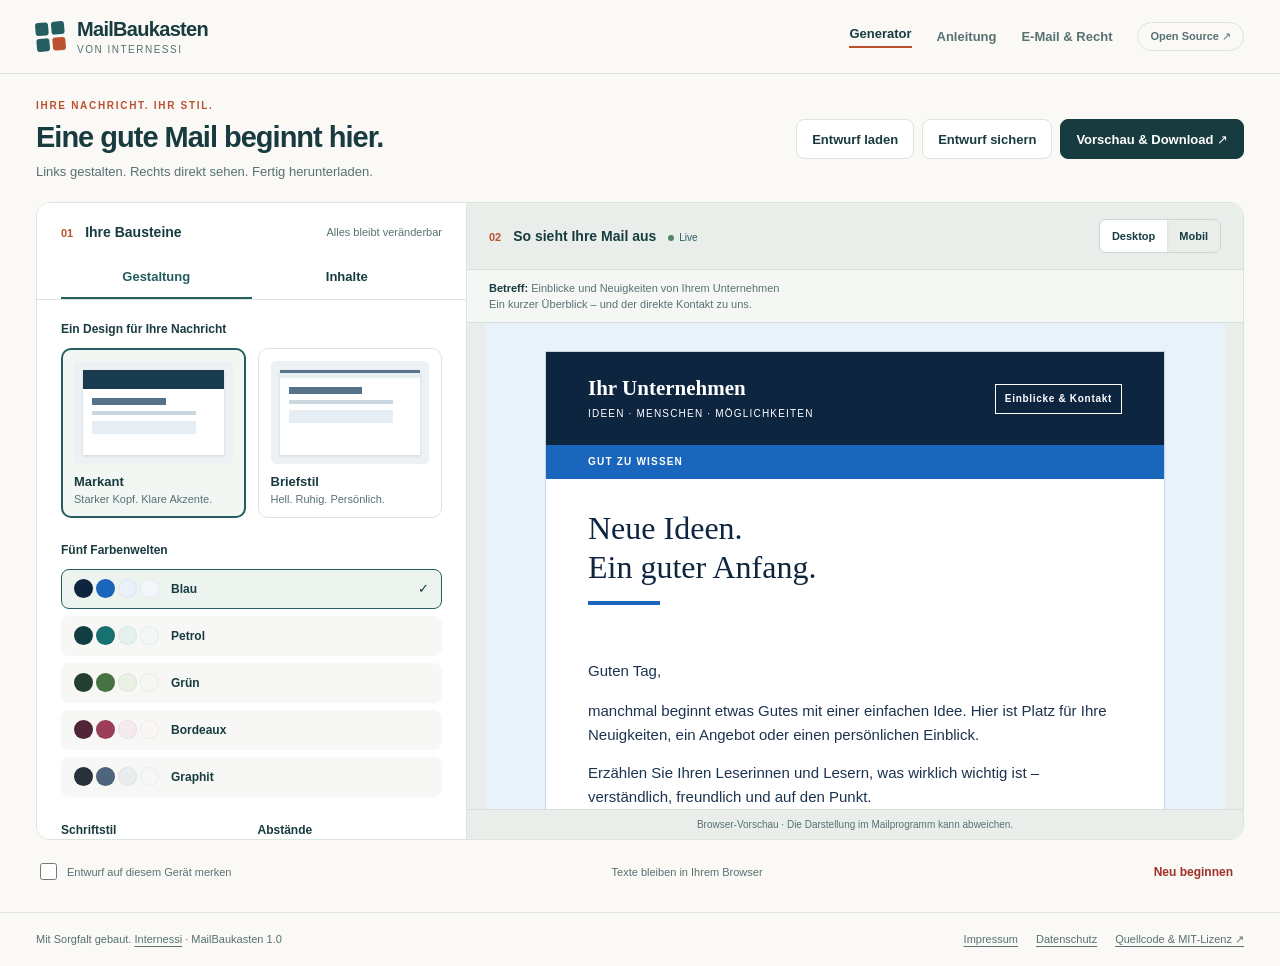
<file: public/index.html>
<!doctype html>
<html lang="de"><head><meta charset="utf-8"><meta name="viewport" content="width=device-width,initial-scale=1"><meta name="description" content="Gestalten Sie Ihre HTML-E-Mail: zwei Designs, fünf Farbpaletten, Live-Vorschau und kostenloser Download. Ohne Anmeldung. Ihre Texte bleiben im Browser."><meta name="theme-color" content="#173b3f"><title>MailBaukasten – schöne E-Mails, einfach gemacht</title><link rel="icon" href="favicon.svg" type="image/svg+xml"><link rel="stylesheet" href="styles.css"></head>
<body>
<a class="skip" href="#editor">Zum Editor springen</a>
<header class="site-header"><a class="brand" href="./"><span class="brand-icon" aria-hidden="true"><i></i><i></i><i></i><i></i></span><span><b>MailBaukasten</b><small>von Internessi</small></span></a><nav aria-label="Hauptnavigation"><a href="./" aria-current="page">Generator</a><a href="anleitung.html">Anleitung</a><a href="recht.html">E-Mail &amp; Recht</a><a class="opensource" href="https://github.com/internessi/mailbaukasten" target="_blank" rel="noopener noreferrer">Open Source ↗</a></nav></header>
<noscript><p class="noscript">Zum Bearbeiten und für die Live-Vorschau benötigen Sie JavaScript. Die <a href="anleitung.html">Anleitung</a> und die <a href="recht.html">rechtlichen Informationen</a> sind auch ohne JavaScript zugänglich.</p></noscript>
<main id="builder">
<section class="intro-bar"><div><p class="eyebrow">Ihre Nachricht. Ihr Stil.</p><h1>Eine gute Mail beginnt hier.</h1><p>Links gestalten. Rechts direkt sehen. Fertig herunterladen.</p></div><div class="actions"><button id="load-draft" title="Eine gespeicherte JSON-Entwurfsdatei öffnen">Entwurf laden</button><button id="save-draft">Entwurf sichern</button><button id="show-final" class="primary">Vorschau &amp; Download <span aria-hidden="true">↗</span></button><input id="draft-file" type="file" accept=".json,application/json" hidden></div></section>
<div class="mobile-switch" aria-label="Ansicht"><button data-mobile="edit" aria-pressed="true">01 Bearbeiten</button><button data-mobile="preview" aria-pressed="false">02 Vorschau</button></div>
<div class="workspace" id="workspace">
<section class="editor" id="editor" aria-label="Mail bearbeiten"><div class="panel-heading"><h2><span class="number">01</span> Ihre Bausteine</h2><span class="mini-label">Alles bleibt veränderbar</span></div>
<div class="editor-tabs" role="tablist" aria-label="Bearbeitung"><button id="tab-design" role="tab" aria-selected="true" aria-controls="design-panel" tabindex="0">Gestaltung</button><button id="tab-content" role="tab" aria-selected="false" aria-controls="content-panel" tabindex="-1">Inhalte</button></div>
<div id="design-panel" class="tab-content" role="tabpanel" aria-labelledby="tab-design">
<p class="section-label">Ein Design für Ihre Nachricht</p><div class="designs"><button class="design-card" data-design="markant" aria-pressed="true"><span class="mini-mail" aria-hidden="true"><span><i></i><i></i><i></i><i></i></span></span><strong>Markant</strong><small>Starker Kopf. Klare Akzente.</small></button><button class="design-card" data-design="brief" aria-pressed="false"><span class="mini-mail brief" aria-hidden="true"><span><i></i><i></i><i></i><i></i></span></span><strong>Briefstil</strong><small>Hell. Ruhig. Persönlich.</small></button></div>
<p class="section-label">Fünf Farbenwelten</p><div class="palette-list" id="palettes" aria-label="Farbpalette"></div>
<div class="form-grid"><label class="field"><span>Schriftstil</span><select id="font"><option value="klassisch">Klassisch · Georgia</option><option value="modern">Modern · Arial</option></select></label><label class="field"><span>Abstände</span><select id="spacing"><option value="kompakt">Kompakt</option><option value="normal" selected>Normal</option><option value="grosszuegig">Großzügig</option></select></label></div>
<p class="help-note"><strong>Ein Wechsel, kein Neuanfang.</strong><br>Ihre Texte bleiben erhalten, wenn Sie Design oder Farben ändern.</p><button id="go-content" class="primary">Jetzt Inhalte bearbeiten →</button>
</div>
<div id="content-panel" class="tab-content" role="tabpanel" aria-labelledby="tab-content" hidden><p class="help-note">Die angezeigten Inhalte sind Beispiele. Tragen Sie Ihre eigenen Texte und Absenderdaten ein. Schalten Sie nicht benötigte Bausteine aus.</p><div id="content-fields"></div></div>
</section>
<section class="preview" aria-label="Live-Vorschau"><div class="preview-top"><h2><span class="number">02</span> So sieht Ihre Mail aus <span class="live">Live</span></h2><div class="devices" aria-label="Vorschaugröße"><button data-device="desktop" aria-pressed="true">Desktop</button><button data-device="mobile" aria-pressed="false">Mobil</button></div></div><div class="mail-meta"><p><strong>Betreff:</strong> <span id="subject-preview"></span></p><p id="preheader-preview"></p></div><div class="preview-canvas"><iframe id="preview" title="Live-Vorschau Ihrer E-Mail" sandbox="allow-same-origin" referrerpolicy="no-referrer"></iframe></div><div class="preview-bottom">Browser-Vorschau · Die Darstellung im Mailprogramm kann abweichen.</div></section>
</div>
<div class="bottom-bar"><label class="remember"><input type="checkbox" id="remember"> Entwurf auf diesem Gerät merken</label><span id="save-state"><span class="status-dot"></span> Texte bleiben in Ihrem Browser</span><button class="quiet small danger" id="reset">Neu beginnen</button></div>
</main>
<section id="final-panel" hidden aria-label="Fertige E-Mail"><div class="final-toolbar"><button id="back-edit">← Weiter bearbeiten</button><div><h1 tabindex="-1" id="final-title">Ihre Mail, im Ganzen.</h1><p>Passt alles? Speichern Sie Ihre Vorlage als HTML.</p></div><div class="actions"><button id="final-save-draft">Entwurf sichern</button><button id="download" class="primary">HTML speichern ↓</button></div></div><div class="final-canvas"><iframe id="final-preview" title="Vollständige Vorschau Ihrer E-Mail" sandbox="allow-same-origin" referrerpolicy="no-referrer"></iframe></div></section>
<footer class="site-footer"><span>Mit Sorgfalt gebaut. <a href="https://www.internessi.de/">Internessi</a> · MailBaukasten 1.0</span><div><a href="https://www.internessi.de/rechtliches.php#impressum">Impressum</a><a href="datenschutz.html">Datenschutz</a><a href="https://github.com/internessi/mailbaukasten" target="_blank" rel="noopener noreferrer">Quellcode &amp; MIT-Lizenz ↗</a></div></footer>
<dialog id="export-dialog" aria-labelledby="export-title"><h2 id="export-title">Ein letzter Blick.</h2><p>Prüfen Sie diese Hinweise vor dem Speichern:</p><ul id="issues"></ul><p>Diese Prüfung ersetzt keine rechtliche Prüfung. Empfängerberechtigung und erforderliche Pflichtangaben müssen Sie selbst klären. <a href="recht.html" target="_blank" rel="noopener">E-Mail &amp; Recht ↗</a></p><p><strong>Betreff separat übernehmen:</strong> HTML enthält den Mailinhalt. Betreff und Empfänger stellen Sie in Ihrem Mailprogramm ein.</p><div class="actions"><button id="cancel-export">Zurück</button><button class="primary" id="confirm-export">HTML herunterladen</button></div></dialog>
<dialog id="reset-dialog" aria-labelledby="reset-title"><h2 id="reset-title">Neu beginnen?</h2><p>Die aktuellen Eingaben werden ersetzt. Sichern Sie Ihren Entwurf vorher, wenn Sie ihn später weiterverwenden möchten. Ein auf diesem Gerät gemerkter Entwurf wird ebenfalls entfernt.</p><div class="actions"><button id="cancel-reset">Abbrechen</button><button id="reset-example">Beispiel laden</button><button class="primary" id="reset-empty">Leer beginnen</button></div></dialog>
<div id="toast" role="status" class="toast" hidden></div>
<script type="module" src="app.js"></script></body></html>
</file>
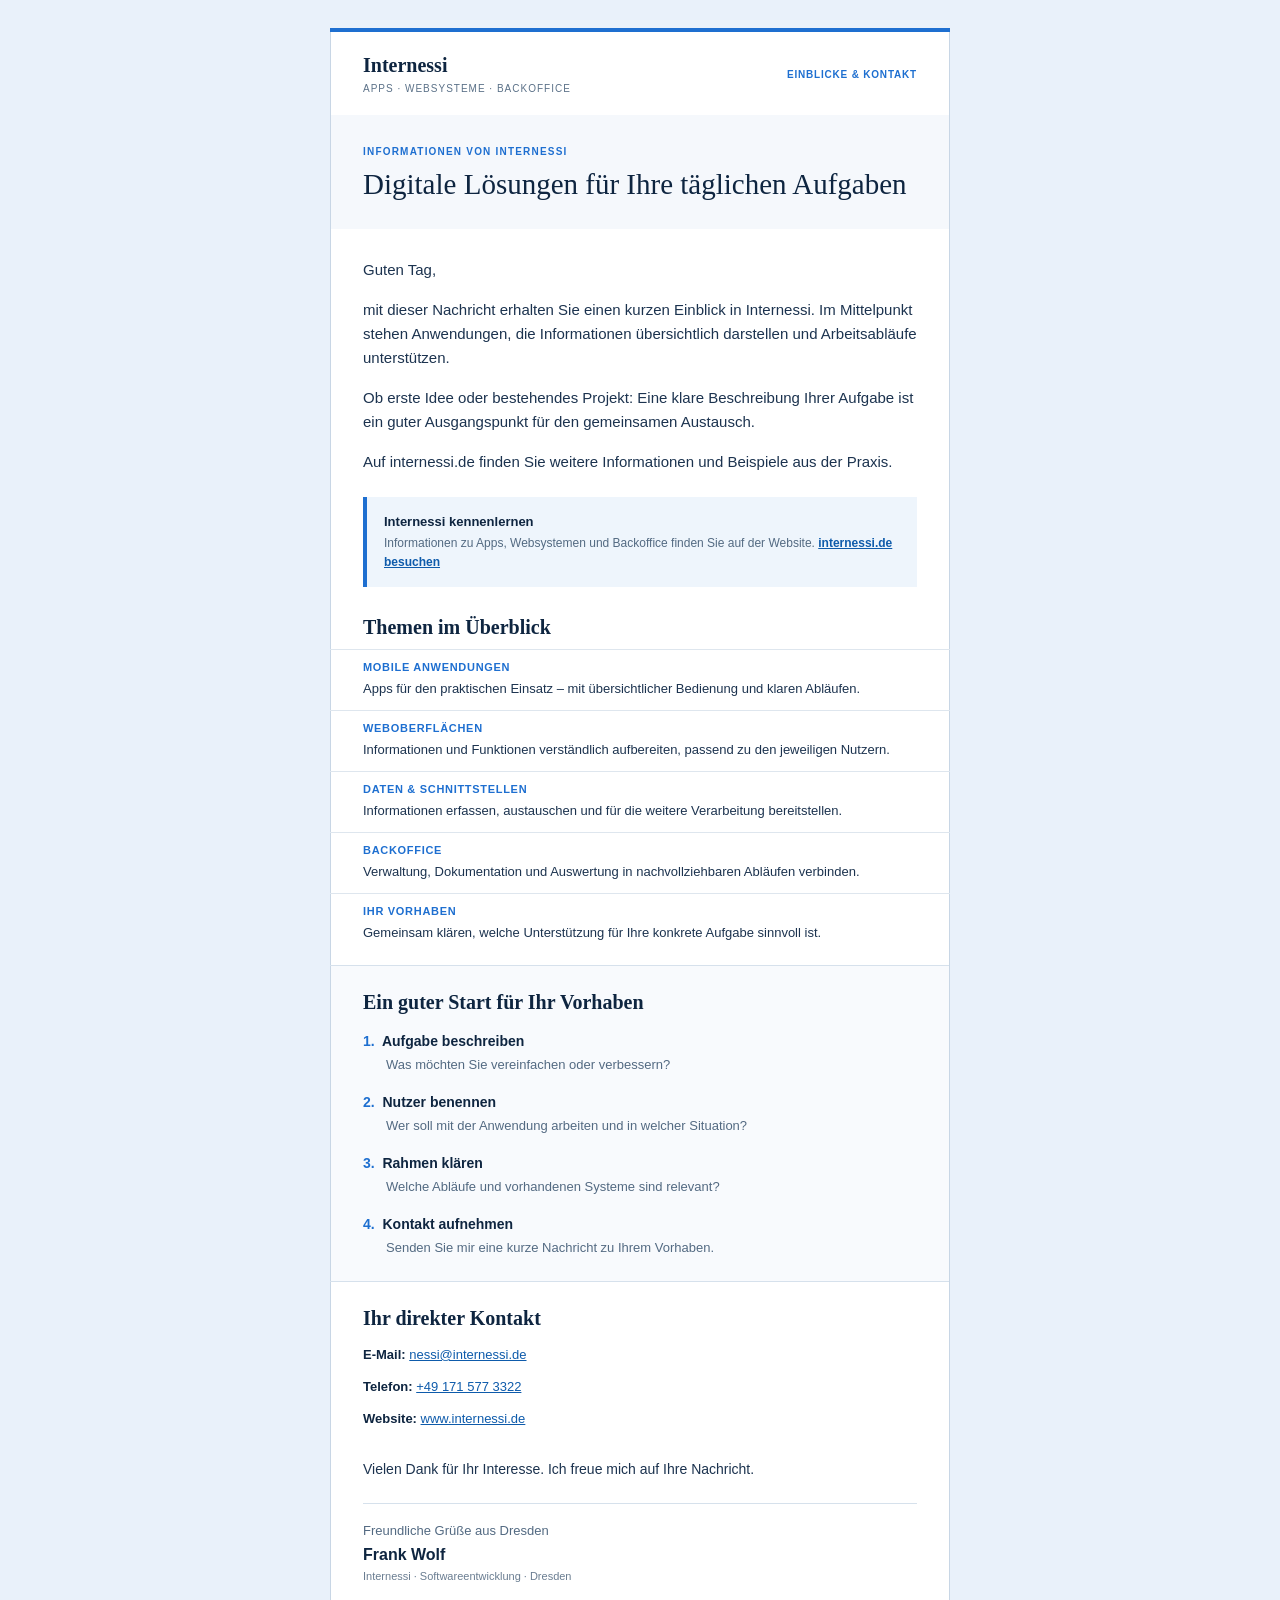
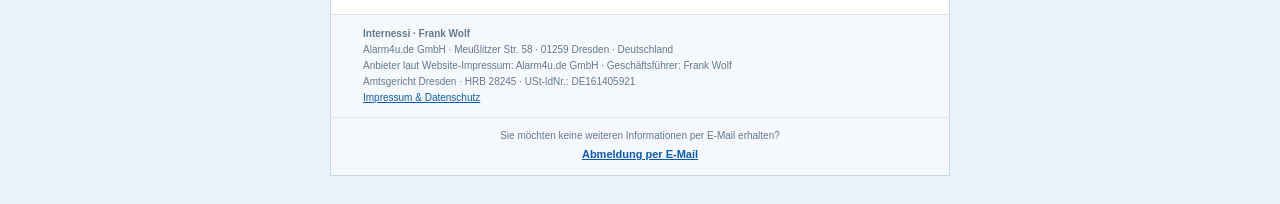
<file: Internessi-Mailvorlage-Design-2.html>
<!DOCTYPE html>
<html lang="de" xmlns:o="urn:schemas-microsoft-com:office:office">
<head>
  <meta charset="UTF-8">
  <!-- Internessi · Design 2: heller Briefstil. Kontaktdaten wie in Design 1, anhand der Website am 21.09.2026 geprüft. -->
  
  <meta name="viewport" content="width=device-width, initial-scale=1.0">
  <meta name="x-apple-disable-message-reformatting">
  <meta name="color-scheme" content="light">
  <meta name="supported-color-schemes" content="light">
  <!--[if mso]>
  <xml>
    <o:OfficeDocumentSettings>
      <o:PixelsPerInch>96</o:PixelsPerInch>
    </o:OfficeDocumentSettings>
  </xml>
  <![endif]-->
  <style type="text/css">
    body, table, td, a { -webkit-text-size-adjust:100%; -ms-text-size-adjust:100%; }
    table, td { mso-table-lspace:0pt; mso-table-rspace:0pt; }
    table { border-collapse:collapse; border-spacing:0; }
    a { color:inherit; }
    @media only screen and (max-width:640px) {
      .letter { width:100% !important; }
      .inset { padding-left:22px !important; padding-right:22px !important; }
      .headline { font-size:26px !important; line-height:33px !important; }
      .header-note { display:none !important; }
    }
  </style>
  <title>Internessi – Informationen und Kontakt</title>
</head>
<body style="margin:0;padding:0;background-color:#E9F1FA;">
  <div style="display:none;max-height:0;overflow:hidden;font-size:1px;line-height:1px;color:#E9F1FA;mso-hide:all;">Einblicke in Internessi und der direkte Kontakt zu Frank Wolf.</div>

  <table role="presentation" width="100%" cellpadding="0" cellspacing="0" border="0" bgcolor="#E9F1FA" style="width:100%;background-color:#E9F1FA;">
    <tr>
      <td align="center" style="padding:28px 10px;">
        <!--[if mso]><table role="presentation" width="620" cellpadding="0" cellspacing="0" border="0"><tr><td><![endif]-->

        <table role="presentation" class="letter" width="620" cellpadding="0" cellspacing="0" border="0" bgcolor="#FFFFFF" style="width:620px;max-width:620px;background-color:#FFFFFF;border-top:4px solid #1E6FD0;border-right:1px solid #C8D6E5;border-left:1px solid #C8D6E5;">
          <tr>
            <td class="inset" valign="middle" style="padding:21px 32px 19px;font-family:Arial,Helvetica,sans-serif;">
              <div style="font-family:Georgia,'Times New Roman',serif;font-size:20px;line-height:25px;font-weight:bold;color:#0E2540;">Internessi</div>
              <div style="margin-top:3px;font-size:10px;line-height:15px;letter-spacing:1px;text-transform:uppercase;color:#5B7188;">Apps · Websysteme · Backoffice</div>
            </td>
            <td class="header-note" width="150" align="right" valign="middle" style="width:150px;padding:21px 32px 19px 0;font-family:Arial,Helvetica,sans-serif;font-size:10px;line-height:15px;font-weight:bold;letter-spacing:.8px;text-transform:uppercase;color:#1E6FD0;">Einblicke &amp; Kontakt</td>
          </tr>
        </table>

        <table role="presentation" class="letter" width="620" cellpadding="0" cellspacing="0" border="0" bgcolor="#F5F8FC" style="width:620px;max-width:620px;background-color:#F5F8FC;border-right:1px solid #C8D6E5;border-left:1px solid #C8D6E5;">
          <tr>
            <td class="inset" style="padding:29px 32px 27px;">
              <div style="font-family:Arial,Helvetica,sans-serif;font-size:10px;line-height:15px;font-weight:bold;letter-spacing:1.2px;text-transform:uppercase;color:#1E6FD0;">Informationen von Internessi</div>
              <div class="headline" style="margin-top:7px;font-family:Georgia,'Times New Roman',serif;font-size:29px;line-height:36px;color:#0E2540;">Digitale Lösungen für Ihre täglichen Aufgaben</div>
            </td>
          </tr>
        </table>

        <table role="presentation" class="letter" width="620" cellpadding="0" cellspacing="0" border="0" bgcolor="#FFFFFF" style="width:620px;max-width:620px;background-color:#FFFFFF;border-right:1px solid #C8D6E5;border-left:1px solid #C8D6E5;">
          <tr>
            <td class="inset" style="padding:29px 32px 23px;font-family:Arial,Helvetica,sans-serif;font-size:15px;line-height:24px;color:#1C334F;">
              <p style="margin:0 0 16px;">Guten Tag,</p>
              <p style="margin:0 0 16px;">mit dieser Nachricht erhalten Sie einen kurzen Einblick in Internessi. Im Mittelpunkt stehen Anwendungen, die Informationen übersichtlich darstellen und Arbeitsabläufe unterstützen.</p>
              <p style="margin:0 0 16px;">Ob erste Idee oder bestehendes Projekt: Eine klare Beschreibung Ihrer Aufgabe ist ein guter Ausgangspunkt für den gemeinsamen Austausch.</p>
              <p style="margin:0;">Auf internessi.de finden Sie weitere Informationen und Beispiele aus der Praxis.</p>
            </td>
          </tr>
        </table>

        <table role="presentation" class="letter" width="620" cellpadding="0" cellspacing="0" border="0" bgcolor="#FFFFFF" style="width:620px;max-width:620px;background-color:#FFFFFF;border-right:1px solid #C8D6E5;border-left:1px solid #C8D6E5;">
          <tr>
            <td class="inset" style="padding:0 32px 27px;">
              <table role="presentation" width="100%" cellpadding="0" cellspacing="0" border="0" bgcolor="#EEF5FC" style="width:100%;background-color:#EEF5FC;border-left:4px solid #1E6FD0;">
                <tr>
                  <td style="padding:15px 17px;font-family:Arial,Helvetica,sans-serif;">
                    <div style="font-size:13px;line-height:19px;font-weight:bold;color:#0E2540;">Internessi kennenlernen</div>
                    <div style="margin-top:3px;font-size:12px;line-height:19px;color:#536A82;">Informationen zu Apps, Websystemen und Backoffice finden Sie auf der Website. <a href="https://www.internessi.de/" style="color:#0E5BAB;text-decoration:underline;font-weight:bold;">internessi.de besuchen</a></div>
                  </td>
                </tr>
              </table>
            </td>
          </tr>
        </table>

        <table role="presentation" class="letter" width="620" cellpadding="0" cellspacing="0" border="0" bgcolor="#FFFFFF" style="width:620px;max-width:620px;background-color:#FFFFFF;border-right:1px solid #C8D6E5;border-left:1px solid #C8D6E5;">
          <tr>
            <td class="inset" style="padding:0 32px 9px;">
              <div style="font-family:Georgia,'Times New Roman',serif;font-size:20px;line-height:26px;font-weight:bold;color:#0E2540;">Themen im Überblick</div>
            </td>
          </tr>
          <tr>
            <td class="inset" style="padding:9px 32px 11px;border-top:1px solid #DEE6EE;font-family:Arial,Helvetica,sans-serif;">
              <div style="font-size:11px;line-height:16px;font-weight:bold;letter-spacing:.7px;text-transform:uppercase;color:#1E6FD0;">Mobile Anwendungen</div>
              <div style="margin-top:3px;font-size:13px;line-height:21px;color:#1C334F;">Apps für den praktischen Einsatz – mit übersichtlicher Bedienung und klaren Abläufen.</div>
            </td>
          </tr>
          <tr>
            <td class="inset" style="padding:9px 32px 11px;border-top:1px solid #DEE6EE;font-family:Arial,Helvetica,sans-serif;">
              <div style="font-size:11px;line-height:16px;font-weight:bold;letter-spacing:.7px;text-transform:uppercase;color:#1E6FD0;">Weboberflächen</div>
              <div style="margin-top:3px;font-size:13px;line-height:21px;color:#1C334F;">Informationen und Funktionen verständlich aufbereiten, passend zu den jeweiligen Nutzern.</div>
            </td>
          </tr>
          <tr>
            <td class="inset" style="padding:9px 32px 11px;border-top:1px solid #DEE6EE;font-family:Arial,Helvetica,sans-serif;">
              <div style="font-size:11px;line-height:16px;font-weight:bold;letter-spacing:.7px;text-transform:uppercase;color:#1E6FD0;">Daten &amp; Schnittstellen</div>
              <div style="margin-top:3px;font-size:13px;line-height:21px;color:#1C334F;">Informationen erfassen, austauschen und für die weitere Verarbeitung bereitstellen.</div>
            </td>
          </tr>
          <tr>
            <td class="inset" style="padding:9px 32px 11px;border-top:1px solid #DEE6EE;font-family:Arial,Helvetica,sans-serif;">
              <div style="font-size:11px;line-height:16px;font-weight:bold;letter-spacing:.7px;text-transform:uppercase;color:#1E6FD0;">Backoffice</div>
              <div style="margin-top:3px;font-size:13px;line-height:21px;color:#1C334F;">Verwaltung, Dokumentation und Auswertung in nachvollziehbaren Abläufen verbinden.</div>
            </td>
          </tr>
          <tr>
            <td class="inset" style="padding:9px 32px 22px;border-top:1px solid #DEE6EE;font-family:Arial,Helvetica,sans-serif;">
              <div style="font-size:11px;line-height:16px;font-weight:bold;letter-spacing:.7px;text-transform:uppercase;color:#1E6FD0;">Ihr Vorhaben</div>
              <div style="margin-top:3px;font-size:13px;line-height:21px;color:#1C334F;">Gemeinsam klären, welche Unterstützung für Ihre konkrete Aufgabe sinnvoll ist.</div>
            </td>
          </tr>
        </table>

        <table role="presentation" class="letter" width="620" cellpadding="0" cellspacing="0" border="0" bgcolor="#F8FAFD" style="width:620px;max-width:620px;background-color:#F8FAFD;border-top:1px solid #D6E1EC;border-right:1px solid #C8D6E5;border-left:1px solid #C8D6E5;">
          <tr>
            <td class="inset" style="padding:23px 32px 8px;">
              <div style="font-family:Georgia,'Times New Roman',serif;font-size:20px;line-height:26px;font-weight:bold;color:#0E2540;">Ein guter Start für Ihr Vorhaben</div>
            </td>
          </tr>
          <tr>
            <td class="inset" style="padding:8px 32px 9px;font-family:Arial,Helvetica,sans-serif;">
              <div style="font-size:14px;line-height:21px;font-weight:bold;color:#0E2540;"><span style="color:#1E6FD0;">1.</span>&nbsp; Aufgabe beschreiben</div>
              <div style="margin-top:3px;padding-left:23px;font-size:13px;line-height:20px;color:#536A82;">Was möchten Sie vereinfachen oder verbessern?</div>
            </td>
          </tr>
          <tr>
            <td class="inset" style="padding:8px 32px 9px;font-family:Arial,Helvetica,sans-serif;">
              <div style="font-size:14px;line-height:21px;font-weight:bold;color:#0E2540;"><span style="color:#1E6FD0;">2.</span>&nbsp; Nutzer benennen</div>
              <div style="margin-top:3px;padding-left:23px;font-size:13px;line-height:20px;color:#536A82;">Wer soll mit der Anwendung arbeiten und in welcher Situation?</div>
            </td>
          </tr>
          <tr>
            <td class="inset" style="padding:8px 32px 9px;font-family:Arial,Helvetica,sans-serif;">
              <div style="font-size:14px;line-height:21px;font-weight:bold;color:#0E2540;"><span style="color:#1E6FD0;">3.</span>&nbsp; Rahmen klären</div>
              <div style="margin-top:3px;padding-left:23px;font-size:13px;line-height:20px;color:#536A82;">Welche Abläufe und vorhandenen Systeme sind relevant?</div>
            </td>
          </tr>
          <tr>
            <td class="inset" style="padding:8px 32px 23px;font-family:Arial,Helvetica,sans-serif;">
              <div style="font-size:14px;line-height:21px;font-weight:bold;color:#0E2540;"><span style="color:#1E6FD0;">4.</span>&nbsp; Kontakt aufnehmen</div>
              <div style="margin-top:3px;padding-left:23px;font-size:13px;line-height:20px;color:#536A82;">Senden Sie mir eine kurze Nachricht zu Ihrem Vorhaben.</div>
            </td>
          </tr>
        </table>

        <table role="presentation" class="letter" width="620" cellpadding="0" cellspacing="0" border="0" bgcolor="#FFFFFF" style="width:620px;max-width:620px;background-color:#FFFFFF;border-top:1px solid #D6E1EC;border-right:1px solid #C8D6E5;border-left:1px solid #C8D6E5;">
          <tr>
            <td class="inset" style="padding:23px 32px 24px;font-family:Arial,Helvetica,sans-serif;color:#1C334F;">
              <div style="font-family:Georgia,'Times New Roman',serif;font-size:20px;line-height:26px;font-weight:bold;color:#0E2540;">Ihr direkter Kontakt</div>
              <p style="margin:13px 0 0;font-size:13px;line-height:21px;"><strong style="color:#0E2540;">E-Mail:</strong> <a href="mailto:nessi@internessi.de" style="color:#0E5BAB;text-decoration:underline;">nessi@internessi.de</a></p>
              <p style="margin:11px 0 0;font-size:13px;line-height:21px;"><strong style="color:#0E2540;">Telefon:</strong> <a href="tel:+491715773322" style="color:#0E5BAB;text-decoration:underline;">+49 171 577 3322</a></p>
              <p style="margin:11px 0 0;font-size:13px;line-height:21px;"><strong style="color:#0E2540;">Website:</strong> <a href="https://www.internessi.de/" style="color:#0E5BAB;text-decoration:underline;">www.internessi.de</a></p>
            </td>
          </tr>
        </table>

        <table role="presentation" class="letter" width="620" cellpadding="0" cellspacing="0" border="0" bgcolor="#FFFFFF" style="width:620px;max-width:620px;background-color:#FFFFFF;border-right:1px solid #C8D6E5;border-left:1px solid #C8D6E5;">
          <tr>
            <td class="inset" style="padding:5px 32px 29px;font-family:Arial,Helvetica,sans-serif;font-size:14px;line-height:23px;color:#1C334F;">
              <p style="margin:0 0 22px;">Vielen Dank für Ihr Interesse. Ich freue mich auf Ihre Nachricht.</p>
              <table role="presentation" width="100%" cellpadding="0" cellspacing="0" border="0" style="width:100%;border-top:1px solid #D6E1EC;">
                <tr>
                  <td style="padding-top:17px;font-family:Arial,Helvetica,sans-serif;">
                    <div style="font-size:13px;line-height:19px;color:#536A82;">Freundliche Grüße aus Dresden</div>
                    <div style="margin-top:4px;font-size:16px;line-height:22px;font-weight:bold;color:#0E2540;">Frank Wolf</div>
                    <div style="margin-top:2px;font-size:11px;line-height:17px;color:#6A7D91;">Internessi · Softwareentwicklung · Dresden</div>
                  </td>
                </tr>
              </table>
            </td>
          </tr>
        </table>

        <table role="presentation" class="letter" width="620" cellpadding="0" cellspacing="0" border="0" bgcolor="#F5F8FC" style="width:620px;max-width:620px;background-color:#F5F8FC;border-top:1px solid #D6E1EC;border-right:1px solid #C8D6E5;border-bottom:1px solid #C8D6E5;border-left:1px solid #C8D6E5;">
          <tr>
            <td class="inset" style="padding:11px 32px;font-family:Arial,Helvetica,sans-serif;font-size:10px;line-height:16px;color:#65798E;"><strong>Internessi · Frank Wolf</strong><br>Alarm4u.de GmbH · Meußlitzer Str. 58 · 01259 Dresden · Deutschland<br>Anbieter laut Website-Impressum: Alarm4u.de GmbH · Geschäftsführer: Frank Wolf<br>Amtsgericht Dresden · HRB 28245 · USt-IdNr.: DE161405921<br><a href="https://www.internessi.de/rechtliches.php" style="color:#0E5BAB;text-decoration:underline;">Impressum &amp; Datenschutz</a></td>
          </tr>
          <tr>
            <td align="center" class="inset" style="padding:10px 32px 13px;border-top:1px solid #DEE6EE;font-family:Arial,Helvetica,sans-serif;text-align:center;">
              <div style="font-size:10px;line-height:15px;color:#65798E;">Sie möchten keine weiteren Informationen per E-Mail erhalten?</div>
              <div style="margin-top:3px;font-size:11px;line-height:16px;"><a href="mailto:nessi@internessi.de?subject=Abmeldung" style="color:#0E5BAB;text-decoration:underline;font-weight:bold;">Abmeldung per E-Mail</a></div>
            </td>
          </tr>
        </table>

        <!--[if mso]></td></tr></table><![endif]-->
      </td>
    </tr>
  </table>
</body>
</html>
</file>
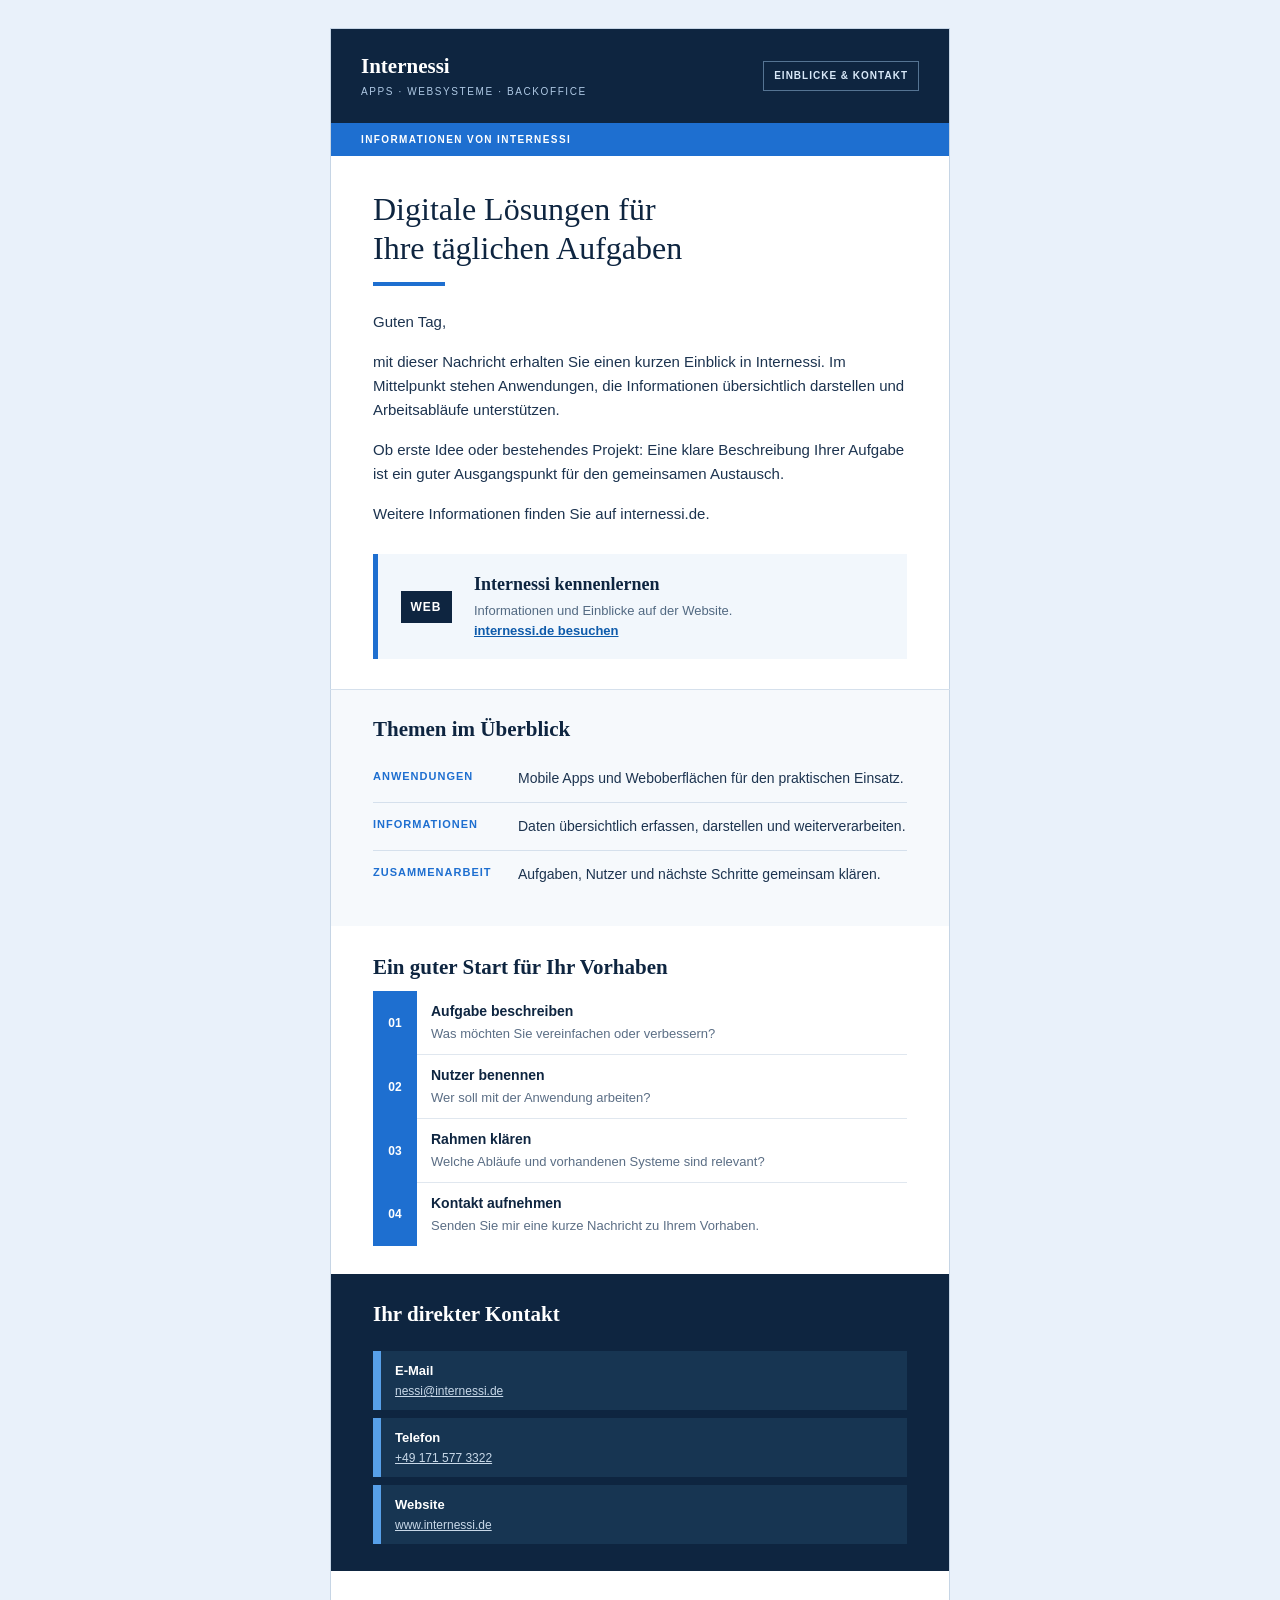
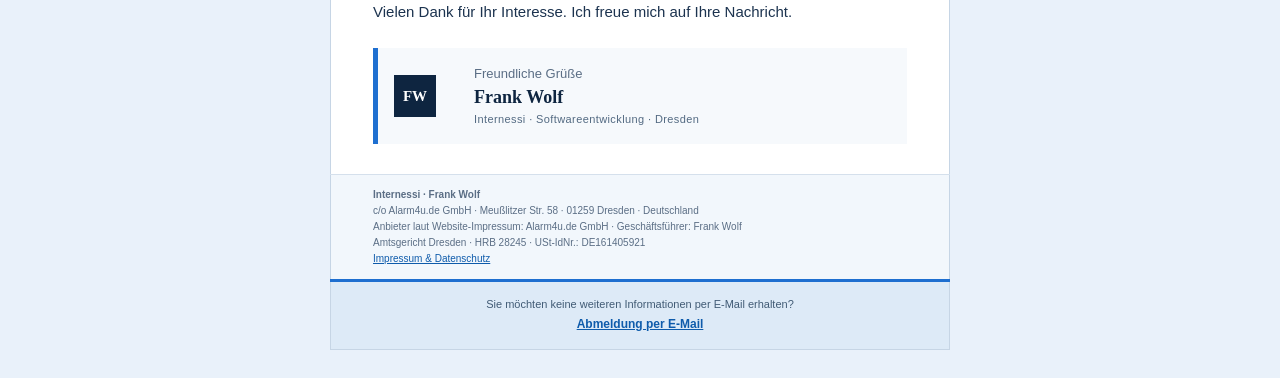
<file: Internessi-Mailvorlage.html>
<!DOCTYPE html>
<html lang="de" xmlns:o="urn:schemas-microsoft-com:office:office">
<head><meta charset="UTF-8"><meta name="viewport" content="width=device-width, initial-scale=1.0"><meta name="x-apple-disable-message-reformatting"><meta name="color-scheme" content="light"><meta name="supported-color-schemes" content="light"><title>Internessi – Informationen und Kontakt</title>
<!--[if mso]><xml><o:OfficeDocumentSettings><o:PixelsPerInch>96</o:PixelsPerInch></o:OfficeDocumentSettings></xml><![endif]-->
<style>body,table,td,a{-webkit-text-size-adjust:100%;-ms-text-size-adjust:100%}table,td{mso-table-lspace:0pt;mso-table-rspace:0pt}table{border-collapse:collapse;border-spacing:0}a{color:inherit}@media only screen and (max-width:640px){.sheet{width:100%!important}.gutter{padding-left:22px!important;padding-right:22px!important}.fold{display:block!important;width:auto!important}.mast-tag{text-align:left!important;padding:0 30px 24px!important}.fold-space{padding:0 18px 18px!important}.info-icon{text-align:left!important;padding:18px 18px 12px!important}.display-title{font-size:27px!important;line-height:34px!important}.ledger-key{width:auto!important;display:block!important;padding-bottom:3px!important}.ledger-value{width:auto!important;display:block!important}}</style></head>
<body style="margin:0;padding:0;background-color:#E9F1FA;">
<!-- Eigenständige Vorlage. Kontaktangaben anhand internessi.de und rechtliches.php geprüft am 21.09.2026. -->
<div style="display:none;max-height:0;overflow:hidden;font-size:1px;line-height:1px;color:#E9F1FA;mso-hide:all;">Einblicke in Internessi und der direkte Kontakt zu Frank Wolf.</div>
<table role="presentation" width="100%" cellpadding="0" cellspacing="0" border="0" bgcolor="#E9F1FA" style="width:100%;background-color:#E9F1FA;"><tr><td align="center" style="padding:28px 12px;">
<!--[if mso]><table role="presentation" width="620" cellpadding="0" cellspacing="0" border="0"><tr><td><![endif]-->
<table role="presentation" class="sheet" width="620" cellpadding="0" cellspacing="0" border="0" bgcolor="#FFFFFF" style="width:620px;max-width:620px;background-color:#FFFFFF;border:1px solid #C6D5E5;">
<tr><td class="gutter" bgcolor="#0E2540" style="padding:0;background-color:#0E2540;"><table role="presentation" width="100%" cellpadding="0" cellspacing="0" border="0" style="width:100%;"><tr><td class="fold" style="padding:24px 30px;font-family:Arial,Helvetica,sans-serif;"><div style="font-family:Georgia,'Times New Roman',serif;font-size:21px;line-height:27px;font-weight:bold;color:#FFFFFF;">Internessi</div><div style="margin-top:4px;font-size:10px;line-height:15px;letter-spacing:1.6px;text-transform:uppercase;color:#AFC9E4;">Apps · Websysteme · Backoffice</div></td><td class="fold mast-tag" width="175" align="right" style="width:175px;padding:24px 30px 24px 0;font-family:Arial,Helvetica,sans-serif;"><span style="display:inline-block;padding:7px 10px;border:1px solid #557493;color:#D8E8F8;font-size:10px;line-height:14px;font-weight:bold;letter-spacing:1px;text-transform:uppercase;">Einblicke &amp; Kontakt</span></td></tr></table></td></tr>
<tr><td class="gutter" bgcolor="#1E6FD0" style="padding:9px 30px;background-color:#1E6FD0;font-family:Arial,Helvetica,sans-serif;font-size:10px;line-height:15px;font-weight:bold;letter-spacing:1.4px;text-transform:uppercase;color:#FFFFFF;">Informationen von Internessi</td></tr>
<tr><td class="gutter" bgcolor="#FFFFFF" style="padding:34px 42px 24px;background-color:#FFFFFF;"><h1 class="display-title" style="margin:0;font-family:Georgia,'Times New Roman',serif;font-size:32px;line-height:39px;font-weight:normal;color:#0E2540;">Digitale Lösungen für<br>Ihre täglichen Aufgaben</h1><div style="margin-top:14px;width:72px;height:4px;background-color:#1E6FD0;font-size:0;line-height:0;">&nbsp;</div></td></tr>
<tr><td class="gutter" bgcolor="#FFFFFF" style="padding:0 42px 28px;background-color:#FFFFFF;font-family:Arial,Helvetica,sans-serif;font-size:15px;line-height:24px;color:#1C334F;"><p style="margin:0 0 16px;">Guten Tag,</p><p style="margin:0 0 16px;">mit dieser Nachricht erhalten Sie einen kurzen Einblick in Internessi. Im Mittelpunkt stehen Anwendungen, die Informationen übersichtlich darstellen und Arbeitsabläufe unterstützen.</p><p style="margin:0 0 16px;">Ob erste Idee oder bestehendes Projekt: Eine klare Beschreibung Ihrer Aufgabe ist ein guter Ausgangspunkt für den gemeinsamen Austausch.</p><p style="margin:0;">Weitere Informationen finden Sie auf internessi.de.</p></td></tr>
<tr><td class="gutter" bgcolor="#FFFFFF" style="padding:0 42px 30px;background-color:#FFFFFF;"><table role="presentation" width="100%" cellpadding="0" cellspacing="0" border="0" style="width:100%;background-color:#F2F7FC;border-left:5px solid #1E6FD0;"><tr><td class="fold info-icon" width="72" align="center" style="width:72px;padding:18px 12px;font-family:Arial,Helvetica,sans-serif;"><span style="display:inline-block;padding:9px 10px;background-color:#0E2540;color:#FFFFFF;font-size:12px;line-height:14px;font-weight:bold;letter-spacing:1px;">WEB</span></td><td class="fold fold-space" style="padding:18px 20px 18px 0;"><h2 style="margin:0;font-family:Georgia,'Times New Roman',serif;font-size:18px;line-height:24px;font-weight:bold;color:#0E2540;">Internessi kennenlernen</h2><div style="margin-top:5px;font-family:Arial,Helvetica,sans-serif;font-size:13px;line-height:20px;color:#536A82;">Informationen und Einblicke auf der Website.<br><a href="https://www.internessi.de/" style="color:#0E5BAB;text-decoration:underline;font-weight:bold;">internessi.de besuchen</a></div></td></tr></table></td></tr>
<tr><td class="gutter" bgcolor="#F6F9FC" style="padding:26px 42px 12px;background-color:#F6F9FC;border-top:1px solid #D5E0EC;"><h2 style="margin:0;font-family:Georgia,'Times New Roman',serif;font-size:21px;line-height:27px;font-weight:bold;color:#0E2540;">Themen im Überblick</h2></td></tr>
<tr><td class="gutter" bgcolor="#F6F9FC" style="padding:0 42px 28px;background-color:#F6F9FC;"><table role="presentation" width="100%" cellpadding="0" cellspacing="0" border="0" style="width:100%;"><tr><td style="padding:13px 0;border-bottom:1px solid #D5E0EC;"><table role="presentation" width="100%" cellpadding="0" cellspacing="0" border="0" style="width:100%;"><tr><td class="ledger-key" width="145" valign="top" style="width:145px;font-family:Arial,Helvetica,sans-serif;font-size:11px;line-height:17px;font-weight:bold;letter-spacing:1px;text-transform:uppercase;color:#1E6FD0;">Anwendungen</td><td class="ledger-value" valign="top" style="font-family:Arial,Helvetica,sans-serif;font-size:14px;line-height:21px;color:#1C334F;">Mobile Apps und Weboberflächen für den praktischen Einsatz.</td></tr></table></td></tr><tr><td style="padding:13px 0;border-bottom:1px solid #D5E0EC;"><table role="presentation" width="100%" cellpadding="0" cellspacing="0" border="0" style="width:100%;"><tr><td class="ledger-key" width="145" valign="top" style="width:145px;font-family:Arial,Helvetica,sans-serif;font-size:11px;line-height:17px;font-weight:bold;letter-spacing:1px;text-transform:uppercase;color:#1E6FD0;">Informationen</td><td class="ledger-value" valign="top" style="font-family:Arial,Helvetica,sans-serif;font-size:14px;line-height:21px;color:#1C334F;">Daten übersichtlich erfassen, darstellen und weiterverarbeiten.</td></tr></table></td></tr><tr><td style="padding:13px 0;"><table role="presentation" width="100%" cellpadding="0" cellspacing="0" border="0" style="width:100%;"><tr><td class="ledger-key" width="145" valign="top" style="width:145px;font-family:Arial,Helvetica,sans-serif;font-size:11px;line-height:17px;font-weight:bold;letter-spacing:1px;text-transform:uppercase;color:#1E6FD0;">Zusammenarbeit</td><td class="ledger-value" valign="top" style="font-family:Arial,Helvetica,sans-serif;font-size:14px;line-height:21px;color:#1C334F;">Aufgaben, Nutzer und nächste Schritte gemeinsam klären.</td></tr></table></td></tr></table></td></tr>
<tr><td class="gutter" bgcolor="#FFFFFF" style="padding:28px 42px 10px;background-color:#FFFFFF;"><h2 style="margin:0;font-family:Georgia,'Times New Roman',serif;font-size:21px;line-height:27px;font-weight:bold;color:#0E2540;">Ein guter Start für Ihr Vorhaben</h2></td></tr>
<tr><td class="gutter" bgcolor="#FFFFFF" style="padding:0 42px 28px;background-color:#FFFFFF;"><table role="presentation" width="100%" cellpadding="0" cellspacing="0" border="0" style="width:100%;"><tr><td width="44" align="center" valign="middle" bgcolor="#1E6FD0" style="width:44px;background-color:#1E6FD0;color:#FFFFFF;font-family:Arial,Helvetica,sans-serif;font-size:12px;line-height:18px;font-weight:bold;">01</td><td style="padding:10px 0 10px 14px;border-bottom:1px solid #E0E7EF;font-family:Arial,Helvetica,sans-serif;"><div style="font-size:14px;line-height:20px;font-weight:bold;color:#0E2540;">Aufgabe beschreiben</div><div style="margin-top:3px;font-size:13px;line-height:20px;color:#5B6E85;">Was möchten Sie vereinfachen oder verbessern?</div></td></tr><tr><td width="44" align="center" valign="middle" bgcolor="#1E6FD0" style="width:44px;background-color:#1E6FD0;color:#FFFFFF;font-family:Arial,Helvetica,sans-serif;font-size:12px;line-height:18px;font-weight:bold;">02</td><td style="padding:10px 0 10px 14px;border-bottom:1px solid #E0E7EF;font-family:Arial,Helvetica,sans-serif;"><div style="font-size:14px;line-height:20px;font-weight:bold;color:#0E2540;">Nutzer benennen</div><div style="margin-top:3px;font-size:13px;line-height:20px;color:#5B6E85;">Wer soll mit der Anwendung arbeiten?</div></td></tr><tr><td width="44" align="center" valign="middle" bgcolor="#1E6FD0" style="width:44px;background-color:#1E6FD0;color:#FFFFFF;font-family:Arial,Helvetica,sans-serif;font-size:12px;line-height:18px;font-weight:bold;">03</td><td style="padding:10px 0 10px 14px;border-bottom:1px solid #E0E7EF;font-family:Arial,Helvetica,sans-serif;"><div style="font-size:14px;line-height:20px;font-weight:bold;color:#0E2540;">Rahmen klären</div><div style="margin-top:3px;font-size:13px;line-height:20px;color:#5B6E85;">Welche Abläufe und vorhandenen Systeme sind relevant?</div></td></tr><tr><td width="44" align="center" valign="middle" bgcolor="#1E6FD0" style="width:44px;background-color:#1E6FD0;color:#FFFFFF;font-family:Arial,Helvetica,sans-serif;font-size:12px;line-height:18px;font-weight:bold;">04</td><td style="padding:10px 0 10px 14px;font-family:Arial,Helvetica,sans-serif;"><div style="font-size:14px;line-height:20px;font-weight:bold;color:#0E2540;">Kontakt aufnehmen</div><div style="margin-top:3px;font-size:13px;line-height:20px;color:#5B6E85;">Senden Sie mir eine kurze Nachricht zu Ihrem Vorhaben.</div></td></tr></table></td></tr>
<tr><td class="gutter" bgcolor="#0E2540" style="padding:27px 42px;background-color:#0E2540;"><h2 style="margin:0;font-family:Georgia,'Times New Roman',serif;font-size:21px;line-height:27px;font-weight:bold;color:#FFFFFF;">Ihr direkter Kontakt</h2><table role="presentation" width="100%" cellpadding="0" cellspacing="0" border="0" style="width:100%;margin-top:15px;"><tr><td width="8" bgcolor="#57A0E9" style="width:8px;background-color:#57A0E9;border-top:8px solid #0E2540;font-size:0;line-height:0;">&nbsp;</td><td style="padding:10px 14px;background-color:#173552;border-top:8px solid #0E2540;font-family:Arial,Helvetica,sans-serif;"><div style="font-size:13px;line-height:19px;font-weight:bold;color:#FFFFFF;">E-Mail</div><div style="margin-top:2px;font-size:12px;line-height:18px;color:#C8D8E8;"><a href="mailto:nessi@internessi.de" style="color:#C8D8E8;text-decoration:underline;">nessi@internessi.de</a></div></td></tr><tr><td width="8" bgcolor="#57A0E9" style="width:8px;background-color:#57A0E9;border-top:8px solid #0E2540;font-size:0;line-height:0;">&nbsp;</td><td style="padding:10px 14px;background-color:#173552;border-top:8px solid #0E2540;font-family:Arial,Helvetica,sans-serif;"><div style="font-size:13px;line-height:19px;font-weight:bold;color:#FFFFFF;">Telefon</div><div style="margin-top:2px;font-size:12px;line-height:18px;color:#C8D8E8;"><a href="tel:+491715773322" style="color:#C8D8E8;text-decoration:underline;">+49 171 577 3322</a></div></td></tr><tr><td width="8" bgcolor="#57A0E9" style="width:8px;background-color:#57A0E9;border-top:8px solid #0E2540;font-size:0;line-height:0;">&nbsp;</td><td style="padding:10px 14px;background-color:#173552;border-top:8px solid #0E2540;font-family:Arial,Helvetica,sans-serif;"><div style="font-size:13px;line-height:19px;font-weight:bold;color:#FFFFFF;">Website</div><div style="margin-top:2px;font-size:12px;line-height:18px;color:#C8D8E8;"><a href="https://www.internessi.de/" style="color:#C8D8E8;text-decoration:underline;">www.internessi.de</a></div></td></tr></table></td></tr>
<tr><td class="gutter" bgcolor="#FFFFFF" style="padding:29px 42px 12px;background-color:#FFFFFF;font-family:Arial,Helvetica,sans-serif;font-size:15px;line-height:24px;color:#1C334F;">Vielen Dank für Ihr Interesse. Ich freue mich auf Ihre Nachricht.</td></tr>
<tr><td class="gutter" bgcolor="#FFFFFF" style="padding:12px 42px 30px;background-color:#FFFFFF;"><table role="presentation" width="100%" cellpadding="0" cellspacing="0" border="0" style="width:100%;background-color:#F6F9FC;border-left:5px solid #1E6FD0;"><tr><td width="62" valign="middle" style="width:62px;padding:16px 0 16px 16px;"><table role="presentation" cellpadding="0" cellspacing="0" border="0"><tr><td width="42" height="42" align="center" bgcolor="#0E2540" style="width:42px;height:42px;background-color:#0E2540;color:#FFFFFF;font-family:Georgia,'Times New Roman',serif;font-size:15px;line-height:42px;font-weight:bold;">FW</td></tr></table></td><td style="padding:16px 18px;"><div style="font-family:Arial,Helvetica,sans-serif;font-size:13px;line-height:19px;color:#5B6E85;">Freundliche Grüße</div><div style="margin-top:3px;font-family:Georgia,'Times New Roman',serif;font-size:18px;line-height:23px;font-weight:bold;color:#0E2540;">Frank Wolf</div><div style="margin-top:2px;font-family:Arial,Helvetica,sans-serif;font-size:11px;line-height:17px;letter-spacing:.4px;color:#536A82;">Internessi · Softwareentwicklung · Dresden</div></td></tr></table></td></tr>
<tr><td class="gutter" bgcolor="#F2F7FC" style="padding:12px 42px;background-color:#F2F7FC;border-top:1px solid #D5E0EC;font-family:Arial,Helvetica,sans-serif;font-size:10px;line-height:16px;color:#5B6E85;"><strong>Internessi · Frank Wolf</strong><br>c/o Alarm4u.de GmbH · Meußlitzer Str. 58 · 01259 Dresden · Deutschland<br>Anbieter laut Website-Impressum: Alarm4u.de GmbH · Geschäftsführer: Frank Wolf<br>Amtsgericht Dresden · HRB 28245 · USt-IdNr.: DE161405921<br><a href="https://www.internessi.de/rechtliches.php" style="color:#0E5BAB;text-decoration:underline;">Impressum &amp; Datenschutz</a></td></tr>
<tr><td class="gutter" bgcolor="#DDEAF7" style="padding:14px 24px 16px;background-color:#DDEAF7;border-top:3px solid #1E6FD0;font-family:Arial,Helvetica,sans-serif;text-align:center;"><p style="margin:0;color:#415B75;font-size:11px;line-height:16px;">Sie möchten keine weiteren Informationen per E-Mail erhalten?</p><p style="margin:4px 0 0;font-size:12px;line-height:17px;"><a href="mailto:nessi@internessi.de?subject=Abmeldung" style="color:#0E5BAB;text-decoration:underline;font-weight:bold;">Abmeldung per E-Mail</a></p></td></tr></table><!--[if mso]></td></tr></table><![endif]--></td></tr></table></body></html>
</file>
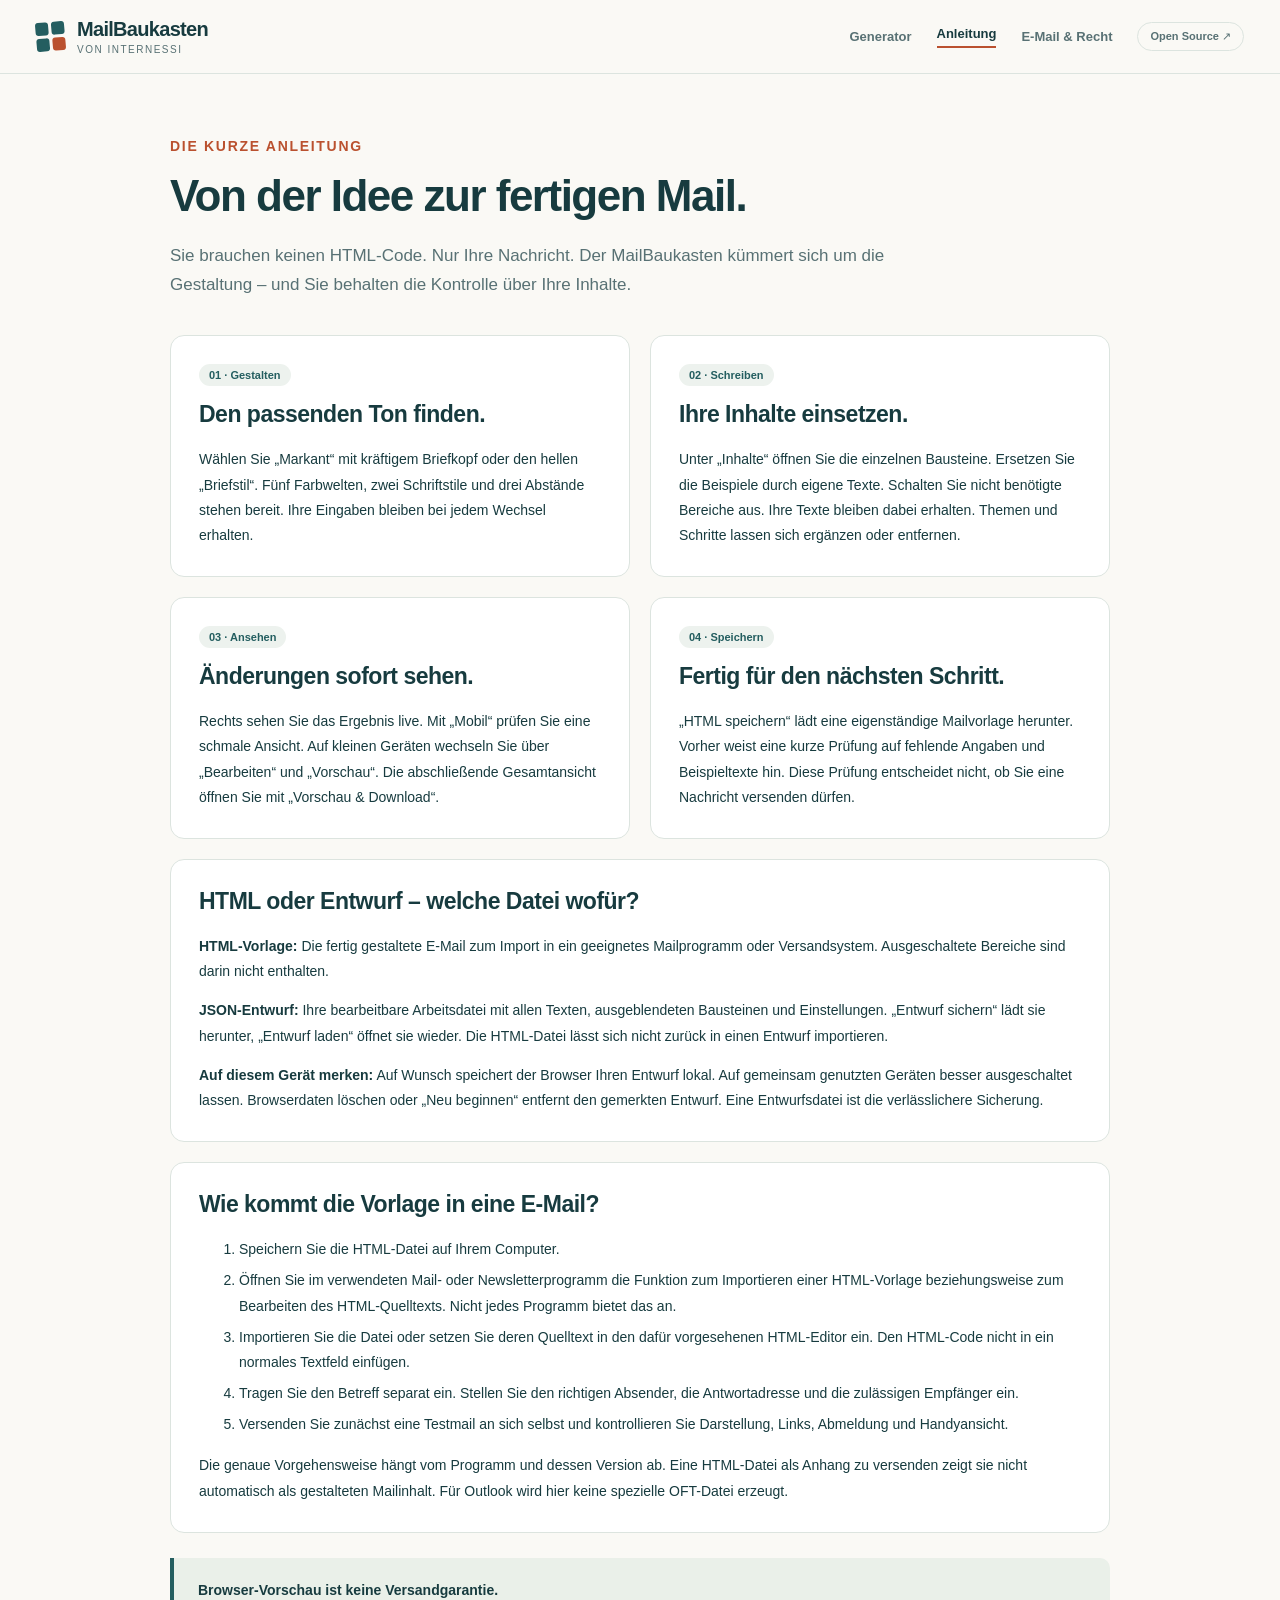
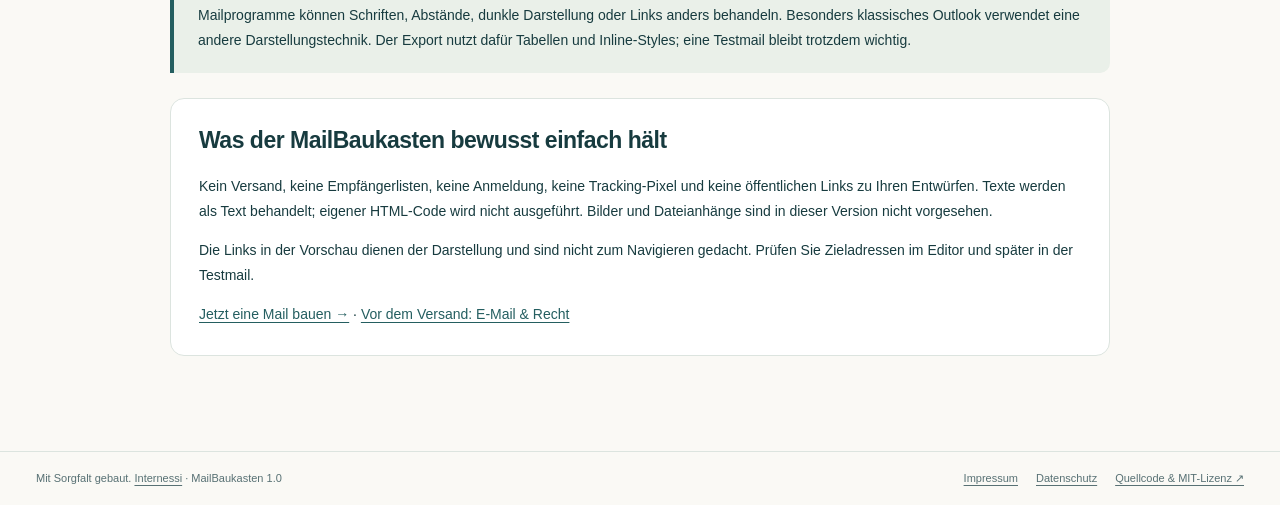
<file: public/anleitung.html>
<!doctype html><html lang="de"><head><meta charset="utf-8"><meta name="viewport" content="width=device-width,initial-scale=1"><meta name="description" content="Eine Mail bauen. Ganz einfach. – Informationen zum MailBaukasten von Internessi."><meta name="theme-color" content="#173b3f"><title>Eine Mail bauen. Ganz einfach. · MailBaukasten</title><link rel="icon" href="favicon.svg" type="image/svg+xml"><link rel="stylesheet" href="styles.css"></head><body><a class="skip" href="#inhalt">Zum Inhalt springen</a><header class="site-header"><a class="brand" href="./"><span class="brand-icon" aria-hidden="true"><i></i><i></i><i></i><i></i></span><span><b>MailBaukasten</b><small>von Internessi</small></span></a><nav aria-label="Hauptnavigation"><a href="./">Generator</a><a href="anleitung.html" aria-current="page">Anleitung</a><a href="recht.html">E-Mail &amp; Recht</a><a class="opensource" href="https://github.com/internessi/mailbaukasten" target="_blank" rel="noopener noreferrer">Open Source ↗</a></nav></header><main id="inhalt" class="document">
<p class="eyebrow">Die kurze Anleitung</p><h1>Von der Idee zur fertigen Mail.</h1><p class="lead">Sie brauchen keinen HTML-Code. Nur Ihre Nachricht. Der MailBaukasten kümmert sich um die Gestaltung – und Sie behalten die Kontrolle über Ihre Inhalte.</p>
<div class="doc-grid"><section class="doc-card"><span class="doc-tag">01 · Gestalten</span><h2>Den passenden Ton finden.</h2><p>Wählen Sie „Markant“ mit kräftigem Briefkopf oder den hellen „Briefstil“. Fünf Farbwelten, zwei Schriftstile und drei Abstände stehen bereit. Ihre Eingaben bleiben bei jedem Wechsel erhalten.</p></section><section class="doc-card"><span class="doc-tag">02 · Schreiben</span><h2>Ihre Inhalte einsetzen.</h2><p>Unter „Inhalte“ öffnen Sie die einzelnen Bausteine. Ersetzen Sie die Beispiele durch eigene Texte. Schalten Sie nicht benötigte Bereiche aus. Ihre Texte bleiben dabei erhalten. Themen und Schritte lassen sich ergänzen oder entfernen.</p></section><section class="doc-card"><span class="doc-tag">03 · Ansehen</span><h2>Änderungen sofort sehen.</h2><p>Rechts sehen Sie das Ergebnis live. Mit „Mobil“ prüfen Sie eine schmale Ansicht. Auf kleinen Geräten wechseln Sie über „Bearbeiten“ und „Vorschau“. Die abschließende Gesamtansicht öffnen Sie mit „Vorschau &amp; Download“.</p></section><section class="doc-card"><span class="doc-tag">04 · Speichern</span><h2>Fertig für den nächsten Schritt.</h2><p>„HTML speichern“ lädt eine eigenständige Mailvorlage herunter. Vorher weist eine kurze Prüfung auf fehlende Angaben und Beispieltexte hin. Diese Prüfung entscheidet nicht, ob Sie eine Nachricht versenden dürfen.</p></section></div>
<section class="doc-card"><h2>HTML oder Entwurf – welche Datei wofür?</h2><p><strong>HTML-Vorlage:</strong> Die fertig gestaltete E-Mail zum Import in ein geeignetes Mailprogramm oder Versandsystem. Ausgeschaltete Bereiche sind darin nicht enthalten.</p><p><strong>JSON-Entwurf:</strong> Ihre bearbeitbare Arbeitsdatei mit allen Texten, ausgeblendeten Bausteinen und Einstellungen. „Entwurf sichern“ lädt sie herunter, „Entwurf laden“ öffnet sie wieder. Die HTML-Datei lässt sich nicht zurück in einen Entwurf importieren.</p><p><strong>Auf diesem Gerät merken:</strong> Auf Wunsch speichert der Browser Ihren Entwurf lokal. Auf gemeinsam genutzten Geräten besser ausgeschaltet lassen. Browserdaten löschen oder „Neu beginnen“ entfernt den gemerkten Entwurf. Eine Entwurfsdatei ist die verlässlichere Sicherung.</p></section>
<section class="doc-card"><h2>Wie kommt die Vorlage in eine E-Mail?</h2><ol><li>Speichern Sie die HTML-Datei auf Ihrem Computer.</li><li>Öffnen Sie im verwendeten Mail- oder Newsletterprogramm die Funktion zum Importieren einer HTML-Vorlage beziehungsweise zum Bearbeiten des HTML-Quelltexts. Nicht jedes Programm bietet das an.</li><li>Importieren Sie die Datei oder setzen Sie deren Quelltext in den dafür vorgesehenen HTML-Editor ein. Den HTML-Code nicht in ein normales Textfeld einfügen.</li><li>Tragen Sie den Betreff separat ein. Stellen Sie den richtigen Absender, die Antwortadresse und die zulässigen Empfänger ein.</li><li>Versenden Sie zunächst eine Testmail an sich selbst und kontrollieren Sie Darstellung, Links, Abmeldung und Handyansicht.</li></ol><p>Die genaue Vorgehensweise hängt vom Programm und dessen Version ab. Eine HTML-Datei als Anhang zu versenden zeigt sie nicht automatisch als gestalteten Mailinhalt. Für Outlook wird hier keine spezielle OFT-Datei erzeugt.</p></section>
<div class="callout"><strong>Browser-Vorschau ist keine Versandgarantie.</strong><br>Mailprogramme können Schriften, Abstände, dunkle Darstellung oder Links anders behandeln. Besonders klassisches Outlook verwendet eine andere Darstellungstechnik. Der Export nutzt dafür Tabellen und Inline-Styles; eine Testmail bleibt trotzdem wichtig.</div>
<section class="doc-card"><h2>Was der MailBaukasten bewusst einfach hält</h2><p>Kein Versand, keine Empfängerlisten, keine Anmeldung, keine Tracking-Pixel und keine öffentlichen Links zu Ihren Entwürfen. Texte werden als Text behandelt; eigener HTML-Code wird nicht ausgeführt. Bilder und Dateianhänge sind in dieser Version nicht vorgesehen.</p><p>Die Links in der Vorschau dienen der Darstellung und sind nicht zum Navigieren gedacht. Prüfen Sie Zieladressen im Editor und später in der Testmail.</p><p><a href="./">Jetzt eine Mail bauen →</a> · <a href="recht.html">Vor dem Versand: E-Mail &amp; Recht</a></p></section>
</main><footer class="site-footer"><span>Mit Sorgfalt gebaut. <a href="https://www.internessi.de/">Internessi</a> · MailBaukasten 1.0</span><div><a href="https://www.internessi.de/rechtliches.php#impressum">Impressum</a><a href="datenschutz.html">Datenschutz</a><a href="https://github.com/internessi/mailbaukasten" target="_blank" rel="noopener noreferrer">Quellcode &amp; MIT-Lizenz ↗</a></div></footer></body></html>
</file>
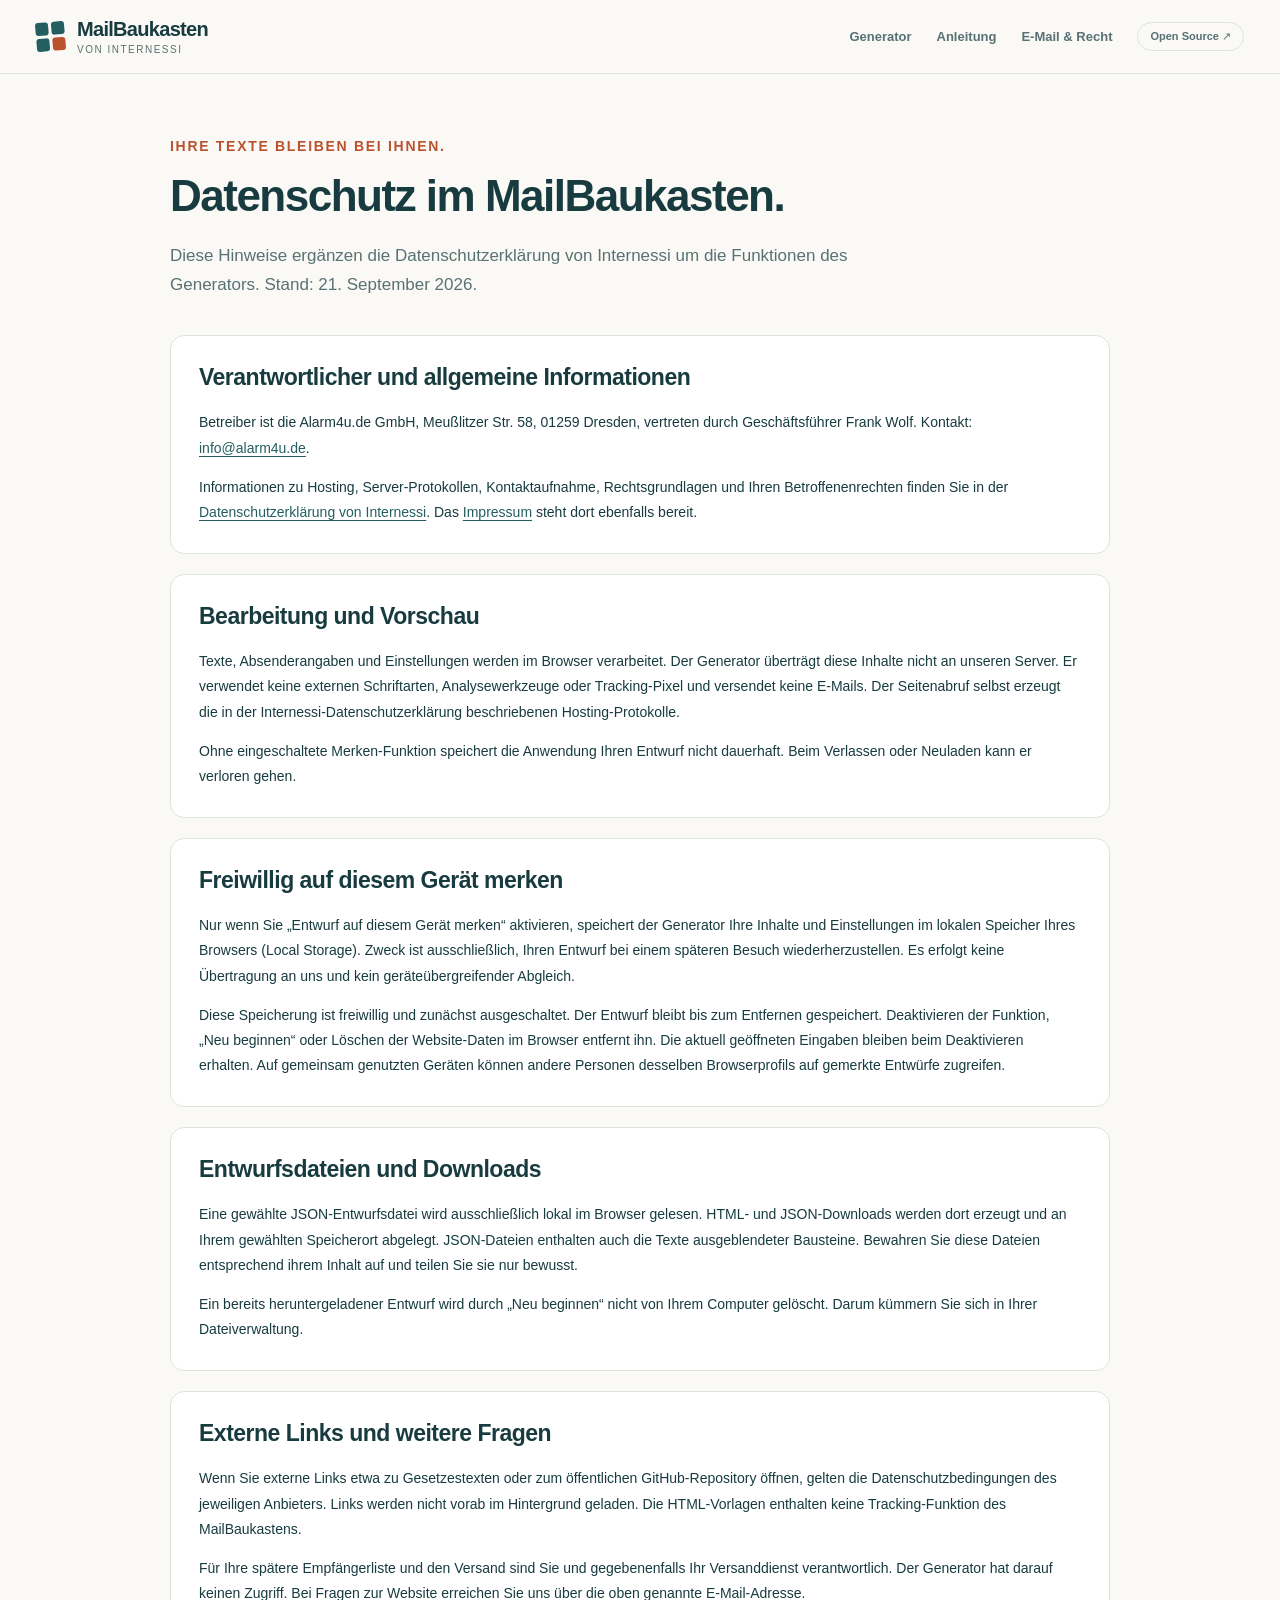
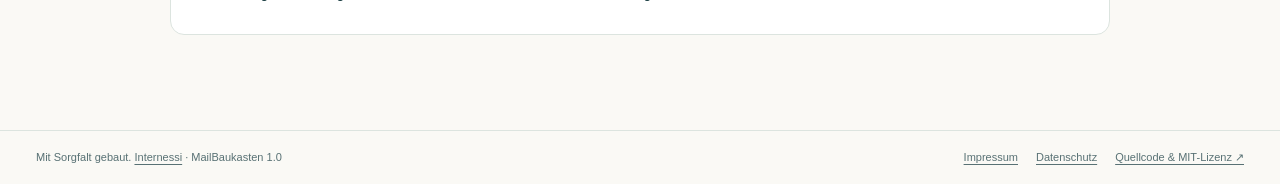
<file: public/datenschutz.html>
<!doctype html><html lang="de"><head><meta charset="utf-8"><meta name="viewport" content="width=device-width,initial-scale=1"><meta name="description" content="Datenschutz im MailBaukasten – Informationen zum MailBaukasten von Internessi."><meta name="theme-color" content="#173b3f"><title>Datenschutz im MailBaukasten · MailBaukasten</title><link rel="icon" href="favicon.svg" type="image/svg+xml"><link rel="stylesheet" href="styles.css"></head><body><a class="skip" href="#inhalt">Zum Inhalt springen</a><header class="site-header"><a class="brand" href="./"><span class="brand-icon" aria-hidden="true"><i></i><i></i><i></i><i></i></span><span><b>MailBaukasten</b><small>von Internessi</small></span></a><nav aria-label="Hauptnavigation"><a href="./">Generator</a><a href="anleitung.html">Anleitung</a><a href="recht.html">E-Mail &amp; Recht</a><a class="opensource" href="https://github.com/internessi/mailbaukasten" target="_blank" rel="noopener noreferrer">Open Source ↗</a></nav></header><main id="inhalt" class="document">
<p class="eyebrow">Ihre Texte bleiben bei Ihnen.</p><h1>Datenschutz im MailBaukasten.</h1><p class="lead">Diese Hinweise ergänzen die Datenschutzerklärung von Internessi um die Funktionen des Generators. Stand: 21. September 2026.</p>
<section class="doc-card"><h2>Verantwortlicher und allgemeine Informationen</h2><p>Betreiber ist die Alarm4u.de GmbH, Meußlitzer Str. 58, 01259 Dresden, vertreten durch Geschäftsführer Frank Wolf. Kontakt: <a href="mailto:info@alarm4u.de">info@alarm4u.de</a>.</p><p>Informationen zu Hosting, Server-Protokollen, Kontaktaufnahme, Rechtsgrundlagen und Ihren Betroffenenrechten finden Sie in der <a href="https://www.internessi.de/rechtliches.php#datenschutz">Datenschutzerklärung von Internessi</a>. Das <a href="https://www.internessi.de/rechtliches.php#impressum">Impressum</a> steht dort ebenfalls bereit.</p></section>
<section class="doc-card"><h2>Bearbeitung und Vorschau</h2><p>Texte, Absenderangaben und Einstellungen werden im Browser verarbeitet. Der Generator überträgt diese Inhalte nicht an unseren Server. Er verwendet keine externen Schriftarten, Analysewerkzeuge oder Tracking-Pixel und versendet keine E-Mails. Der Seitenabruf selbst erzeugt die in der Internessi-Datenschutzerklärung beschriebenen Hosting-Protokolle.</p><p>Ohne eingeschaltete Merken-Funktion speichert die Anwendung Ihren Entwurf nicht dauerhaft. Beim Verlassen oder Neuladen kann er verloren gehen.</p></section>
<section class="doc-card"><h2>Freiwillig auf diesem Gerät merken</h2><p>Nur wenn Sie „Entwurf auf diesem Gerät merken“ aktivieren, speichert der Generator Ihre Inhalte und Einstellungen im lokalen Speicher Ihres Browsers (Local Storage). Zweck ist ausschließlich, Ihren Entwurf bei einem späteren Besuch wiederherzustellen. Es erfolgt keine Übertragung an uns und kein geräteübergreifender Abgleich.</p><p>Diese Speicherung ist freiwillig und zunächst ausgeschaltet. Der Entwurf bleibt bis zum Entfernen gespeichert. Deaktivieren der Funktion, „Neu beginnen“ oder Löschen der Website-Daten im Browser entfernt ihn. Die aktuell geöffneten Eingaben bleiben beim Deaktivieren erhalten. Auf gemeinsam genutzten Geräten können andere Personen desselben Browserprofils auf gemerkte Entwürfe zugreifen.</p></section>
<section class="doc-card"><h2>Entwurfsdateien und Downloads</h2><p>Eine gewählte JSON-Entwurfsdatei wird ausschließlich lokal im Browser gelesen. HTML- und JSON-Downloads werden dort erzeugt und an Ihrem gewählten Speicherort abgelegt. JSON-Dateien enthalten auch die Texte ausgeblendeter Bausteine. Bewahren Sie diese Dateien entsprechend ihrem Inhalt auf und teilen Sie sie nur bewusst.</p><p>Ein bereits heruntergeladener Entwurf wird durch „Neu beginnen“ nicht von Ihrem Computer gelöscht. Darum kümmern Sie sich in Ihrer Dateiverwaltung.</p></section>
<section class="doc-card"><h2>Externe Links und weitere Fragen</h2><p>Wenn Sie externe Links etwa zu Gesetzestexten oder zum öffentlichen GitHub-Repository öffnen, gelten die Datenschutzbedingungen des jeweiligen Anbieters. Links werden nicht vorab im Hintergrund geladen. Die HTML-Vorlagen enthalten keine Tracking-Funktion des MailBaukastens.</p><p>Für Ihre spätere Empfängerliste und den Versand sind Sie und gegebenenfalls Ihr Versanddienst verantwortlich. Der Generator hat darauf keinen Zugriff. Bei Fragen zur Website erreichen Sie uns über die oben genannte E-Mail-Adresse.</p></section>
</main><footer class="site-footer"><span>Mit Sorgfalt gebaut. <a href="https://www.internessi.de/">Internessi</a> · MailBaukasten 1.0</span><div><a href="https://www.internessi.de/rechtliches.php#impressum">Impressum</a><a href="datenschutz.html">Datenschutz</a><a href="https://github.com/internessi/mailbaukasten" target="_blank" rel="noopener noreferrer">Quellcode &amp; MIT-Lizenz ↗</a></div></footer></body></html>
</file>
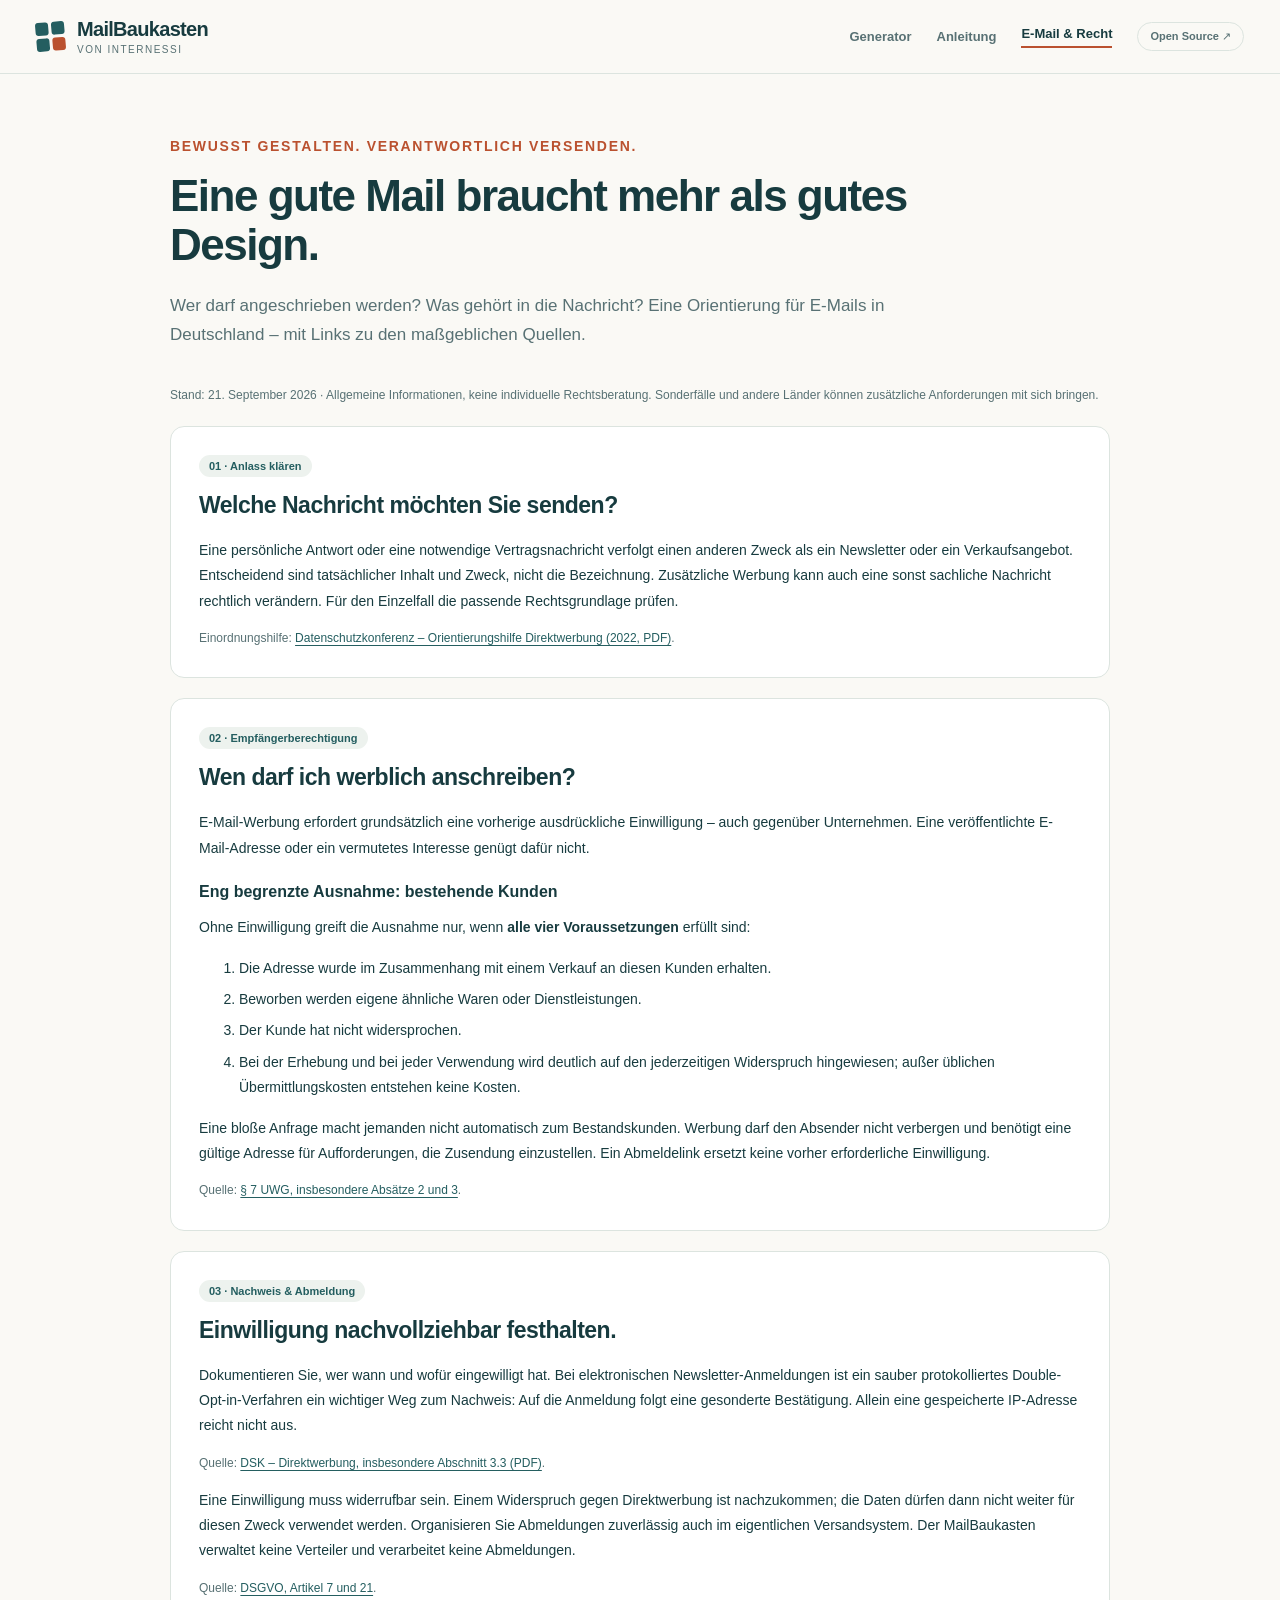
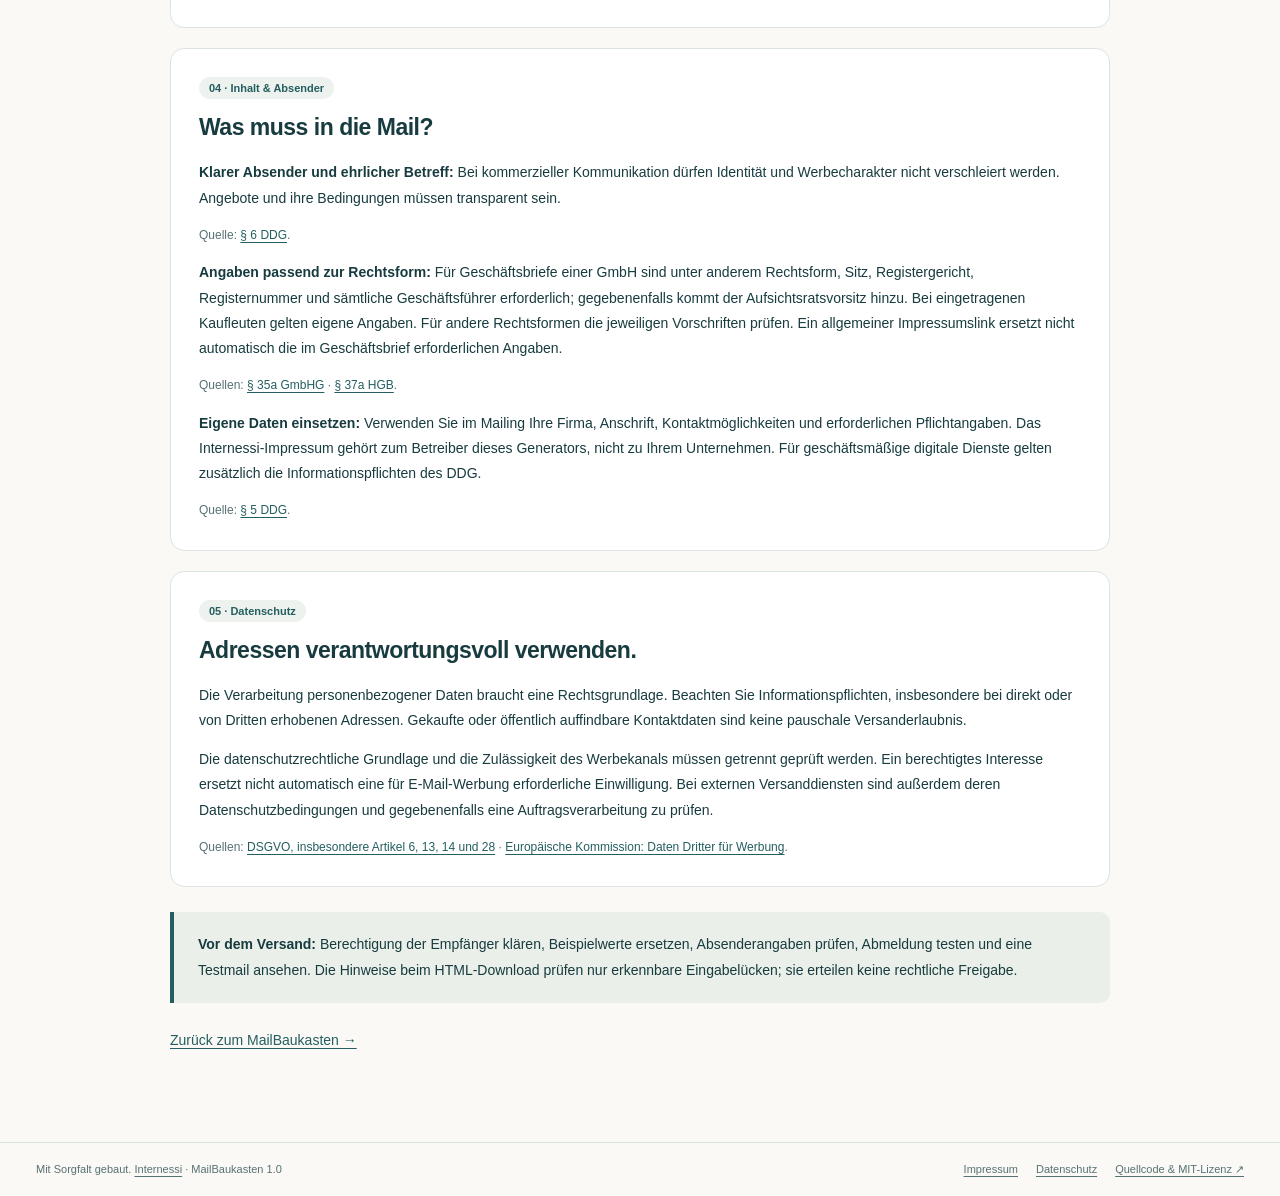
<file: public/recht.html>
<!doctype html><html lang="de"><head><meta charset="utf-8"><meta name="viewport" content="width=device-width,initial-scale=1"><meta name="description" content="E-Mail &amp; Recht – Informationen zum MailBaukasten von Internessi."><meta name="theme-color" content="#173b3f"><title>E-Mail &amp; Recht · MailBaukasten</title><link rel="icon" href="favicon.svg" type="image/svg+xml"><link rel="stylesheet" href="styles.css"></head><body><a class="skip" href="#inhalt">Zum Inhalt springen</a><header class="site-header"><a class="brand" href="./"><span class="brand-icon" aria-hidden="true"><i></i><i></i><i></i><i></i></span><span><b>MailBaukasten</b><small>von Internessi</small></span></a><nav aria-label="Hauptnavigation"><a href="./">Generator</a><a href="anleitung.html">Anleitung</a><a href="recht.html" aria-current="page">E-Mail &amp; Recht</a><a class="opensource" href="https://github.com/internessi/mailbaukasten" target="_blank" rel="noopener noreferrer">Open Source ↗</a></nav></header><main id="inhalt" class="document">
<p class="eyebrow">Bewusst gestalten. Verantwortlich versenden.</p><h1>Eine gute Mail braucht mehr als gutes Design.</h1><p class="lead">Wer darf angeschrieben werden? Was gehört in die Nachricht? Eine Orientierung für E-Mails in Deutschland – mit Links zu den maßgeblichen Quellen.</p><p class="sources">Stand: 21. September 2026 · Allgemeine Informationen, keine individuelle Rechtsberatung. Sonderfälle und andere Länder können zusätzliche Anforderungen mit sich bringen.</p>
<section class="doc-card"><span class="doc-tag">01 · Anlass klären</span><h2>Welche Nachricht möchten Sie senden?</h2><p>Eine persönliche Antwort oder eine notwendige Vertragsnachricht verfolgt einen anderen Zweck als ein Newsletter oder ein Verkaufsangebot. Entscheidend sind tatsächlicher Inhalt und Zweck, nicht die Bezeichnung. Zusätzliche Werbung kann auch eine sonst sachliche Nachricht rechtlich verändern. Für den Einzelfall die passende Rechtsgrundlage prüfen.</p><p class="sources">Einordnungshilfe: <a href="https://www.datenschutzkonferenz-online.de/media/oh/OH-Werbung_Februar%202022_final.pdf">Datenschutzkonferenz – Orientierungshilfe Direktwerbung (2022, PDF)</a>.</p></section>
<section class="doc-card"><span class="doc-tag">02 · Empfängerberechtigung</span><h2>Wen darf ich werblich anschreiben?</h2><p>E-Mail-Werbung erfordert grundsätzlich eine vorherige ausdrückliche Einwilligung – auch gegenüber Unternehmen. Eine veröffentlichte E-Mail-Adresse oder ein vermutetes Interesse genügt dafür nicht.</p><h3>Eng begrenzte Ausnahme: bestehende Kunden</h3><p>Ohne Einwilligung greift die Ausnahme nur, wenn <strong>alle vier Voraussetzungen</strong> erfüllt sind:</p><ol><li>Die Adresse wurde im Zusammenhang mit einem Verkauf an diesen Kunden erhalten.</li><li>Beworben werden eigene ähnliche Waren oder Dienstleistungen.</li><li>Der Kunde hat nicht widersprochen.</li><li>Bei der Erhebung und bei jeder Verwendung wird deutlich auf den jederzeitigen Widerspruch hingewiesen; außer üblichen Übermittlungskosten entstehen keine Kosten.</li></ol><p>Eine bloße Anfrage macht jemanden nicht automatisch zum Bestandskunden. Werbung darf den Absender nicht verbergen und benötigt eine gültige Adresse für Aufforderungen, die Zusendung einzustellen. Ein Abmeldelink ersetzt keine vorher erforderliche Einwilligung.</p><p class="sources">Quelle: <a href="https://www.gesetze-im-internet.de/uwg_2004/__7.html">§ 7 UWG, insbesondere Absätze 2 und 3</a>.</p></section>
<section class="doc-card"><span class="doc-tag">03 · Nachweis &amp; Abmeldung</span><h2>Einwilligung nachvollziehbar festhalten.</h2><p>Dokumentieren Sie, wer wann und wofür eingewilligt hat. Bei elektronischen Newsletter-Anmeldungen ist ein sauber protokolliertes Double-Opt-in-Verfahren ein wichtiger Weg zum Nachweis: Auf die Anmeldung folgt eine gesonderte Bestätigung. Allein eine gespeicherte IP-Adresse reicht nicht aus.</p><p class="sources">Quelle: <a href="https://www.datenschutzkonferenz-online.de/media/oh/OH-Werbung_Februar%202022_final.pdf">DSK – Direktwerbung, insbesondere Abschnitt 3.3 (PDF)</a>.</p><p>Eine Einwilligung muss widerrufbar sein. Einem Widerspruch gegen Direktwerbung ist nachzukommen; die Daten dürfen dann nicht weiter für diesen Zweck verwendet werden. Organisieren Sie Abmeldungen zuverlässig auch im eigentlichen Versandsystem. Der MailBaukasten verwaltet keine Verteiler und verarbeitet keine Abmeldungen.</p><p class="sources">Quelle: <a href="https://eur-lex.europa.eu/legal-content/DE/ALL/?uri=CELEX:32016R0679">DSGVO, Artikel 7 und 21</a>.</p></section>
<section class="doc-card"><span class="doc-tag">04 · Inhalt &amp; Absender</span><h2>Was muss in die Mail?</h2><p><strong>Klarer Absender und ehrlicher Betreff:</strong> Bei kommerzieller Kommunikation dürfen Identität und Werbecharakter nicht verschleiert werden. Angebote und ihre Bedingungen müssen transparent sein.</p><p class="sources">Quelle: <a href="https://www.gesetze-im-internet.de/ddg/__6.html">§ 6 DDG</a>.</p><p><strong>Angaben passend zur Rechtsform:</strong> Für Geschäftsbriefe einer GmbH sind unter anderem Rechtsform, Sitz, Registergericht, Registernummer und sämtliche Geschäftsführer erforderlich; gegebenenfalls kommt der Aufsichtsratsvorsitz hinzu. Bei eingetragenen Kaufleuten gelten eigene Angaben. Für andere Rechtsformen die jeweiligen Vorschriften prüfen. Ein allgemeiner Impressumslink ersetzt nicht automatisch die im Geschäftsbrief erforderlichen Angaben.</p><p class="sources">Quellen: <a href="https://www.gesetze-im-internet.de/gmbhg/__35a.html">§ 35a GmbHG</a> · <a href="https://www.gesetze-im-internet.de/hgb/__37a.html">§ 37a HGB</a>.</p><p><strong>Eigene Daten einsetzen:</strong> Verwenden Sie im Mailing Ihre Firma, Anschrift, Kontaktmöglichkeiten und erforderlichen Pflichtangaben. Das Internessi-Impressum gehört zum Betreiber dieses Generators, nicht zu Ihrem Unternehmen. Für geschäftsmäßige digitale Dienste gelten zusätzlich die Informationspflichten des DDG.</p><p class="sources">Quelle: <a href="https://www.gesetze-im-internet.de/ddg/__5.html">§ 5 DDG</a>.</p></section>
<section class="doc-card"><span class="doc-tag">05 · Datenschutz</span><h2>Adressen verantwortungsvoll verwenden.</h2><p>Die Verarbeitung personenbezogener Daten braucht eine Rechtsgrundlage. Beachten Sie Informationspflichten, insbesondere bei direkt oder von Dritten erhobenen Adressen. Gekaufte oder öffentlich auffindbare Kontaktdaten sind keine pauschale Versanderlaubnis.</p><p>Die datenschutzrechtliche Grundlage und die Zulässigkeit des Werbekanals müssen getrennt geprüft werden. Ein berechtigtes Interesse ersetzt nicht automatisch eine für E-Mail-Werbung erforderliche Einwilligung. Bei externen Versanddiensten sind außerdem deren Datenschutzbedingungen und gegebenenfalls eine Auftragsverarbeitung zu prüfen.</p><p class="sources">Quellen: <a href="https://eur-lex.europa.eu/legal-content/DE/ALL/?uri=CELEX:32016R0679">DSGVO, insbesondere Artikel 6, 13, 14 und 28</a> · <a href="https://commission.europa.eu/law/law-topic/data-protection/information-business-and-organisations/legal-grounds-processing-data/can-data-received-third-party-be-used-marketing_de">Europäische Kommission: Daten Dritter für Werbung</a>.</p></section>
<div class="callout"><strong>Vor dem Versand:</strong> Berechtigung der Empfänger klären, Beispielwerte ersetzen, Absenderangaben prüfen, Abmeldung testen und eine Testmail ansehen. Die Hinweise beim HTML-Download prüfen nur erkennbare Eingabelücken; sie erteilen keine rechtliche Freigabe.</div><p><a href="./">Zurück zum MailBaukasten →</a></p>
</main><footer class="site-footer"><span>Mit Sorgfalt gebaut. <a href="https://www.internessi.de/">Internessi</a> · MailBaukasten 1.0</span><div><a href="https://www.internessi.de/rechtliches.php#impressum">Impressum</a><a href="datenschutz.html">Datenschutz</a><a href="https://github.com/internessi/mailbaukasten" target="_blank" rel="noopener noreferrer">Quellcode &amp; MIT-Lizenz ↗</a></div></footer></body></html>
</file>
<file: public/styles.css>
/* MailBaukasten – local system fonts, no external assets. */
:root{--ink:#173b3f;--muted:#587174;--paper:#faf9f5;--line:#dce4df;--accent:#ba512f;--teal:#245e60;--soft:#edf2ee;--radius:14px;font-family:Inter,Segoe UI,Arial,sans-serif;color:var(--ink);background:var(--paper);font-synthesis:none}*{box-sizing:border-box}body{margin:0}button,input,select,textarea{font:inherit}button,a,input,select,textarea,summary{-webkit-tap-highlight-color:transparent}button,a{touch-action:manipulation}a{color:var(--teal);text-underline-offset:3px}button{cursor:pointer}button:disabled{opacity:.45;cursor:default}button:focus-visible,a:focus-visible,summary:focus-visible,input:focus-visible,select:focus-visible,textarea:focus-visible{outline:3px solid #bf6b36;outline-offset:3px}button{border:1px solid var(--line);background:white;color:var(--ink);border-radius:8px;padding:10px 15px;font-weight:600;font-size:13px;min-height:40px}button:hover:not(:disabled){background:#edf2ee;border-color:#9bb2a9}button.primary{background:var(--ink);border-color:var(--ink);color:white}button.primary:hover{background:var(--teal)}button.quiet{background:transparent;border-color:transparent}button.danger{color:#a22e28}button.small{padding:6px 10px;min-height:34px;font-size:12px}[hidden]{display:none!important}.skip{position:absolute;left:15px;top:-100px;background:white;padding:12px;z-index:50}.skip:focus{top:10px}.site-header{padding:18px 36px;display:flex;justify-content:space-between;align-items:center;border-bottom:1px solid var(--line);gap:25px;background:var(--paper)}.brand{display:flex;gap:12px;align-items:center;text-decoration:none;color:var(--ink)}.brand-icon{display:grid;grid-template-columns:repeat(2,13px);gap:3px;transform:rotate(-5deg)}.brand-icon i{display:block;width:13px;height:13px;background:var(--teal);border-radius:3px}.brand-icon i:last-child{background:var(--accent)}.brand b{display:block;font-size:20px;letter-spacing:-.7px}.brand small{display:block;font-size:10px;font-weight:500;letter-spacing:1.5px;text-transform:uppercase;color:var(--muted);margin-top:3px}.site-header nav{display:flex;align-items:center;gap:25px}.site-header nav a{font-size:13px;font-weight:600;text-decoration:none;color:var(--muted)}.site-header nav a[aria-current=page]{color:var(--ink);border-bottom:2px solid var(--accent);padding-bottom:5px}.site-header .opensource{border:1px solid var(--line);border-radius:20px;padding:7px 12px;font-size:11px}.intro-bar{padding:26px 36px 23px;display:flex;justify-content:space-between;align-items:center;gap:20px}.eyebrow{font-size:10px;letter-spacing:1.7px;text-transform:uppercase;font-weight:700;color:var(--accent);margin:0 0 9px}.intro-bar h1{font-size:29px;line-height:1.2;letter-spacing:-1px;margin:0;font-weight:650}.intro-bar p:not(.eyebrow){font-size:13px;color:var(--muted);margin:9px 0 0}.actions{display:flex;align-items:center;gap:8px;flex-wrap:wrap}.workspace{display:grid;grid-template-columns:430px minmax(0,1fr);border-top:1px solid var(--line);height:calc(100dvh - 262px);min-height:560px;margin:0 36px;border:1px solid var(--line);border-radius:14px;overflow:hidden;background:white}.editor{overflow:auto;border-right:1px solid var(--line);scrollbar-width:thin;background:white}.panel-heading{padding:21px 24px 16px;display:flex;justify-content:space-between;align-items:center}.panel-heading h2{font-size:14px;margin:0}.number{color:var(--accent);font-size:11px;margin-right:8px}.mini-label{color:var(--muted);font-size:11px}.editor-tabs{position:sticky;top:0;z-index:2;display:flex;padding:0 24px;background:white;border-bottom:1px solid var(--line)}.editor-tabs button{flex:1;background:transparent;border:0;border-radius:0;border-bottom:2px solid transparent;padding:13px}.editor-tabs button[aria-selected=true]{border-color:var(--teal);color:var(--teal)}.tab-content{padding:22px 24px}.section-label{display:block;font-size:12px;font-weight:700;margin:0 0 12px}.designs{display:grid;grid-template-columns:1fr 1fr;gap:12px;margin-bottom:25px}.design-card{padding:12px;text-align:left;border:1px solid var(--line);border-radius:10px;background:white}.design-card[aria-pressed=true]{border:2px solid var(--teal);padding:11px;background:#f2f7f4}.mini-mail{height:103px;padding:9px;background:#edf1f4;border-radius:5px;display:block;margin-bottom:10px}.mini-mail>span{display:block;background:white;height:100%;padding:9px;box-shadow:0 1px 3px #1232}.mini-mail i{display:block;height:4px;background:#cbd7de;margin:6px 0;width:85%}.mini-mail i:first-child{height:19px;background:#183b50;margin:-9px -9px 9px;width:calc(100% + 18px)}.mini-mail i:nth-child(2){width:60%;height:7px;background:#54738a}.mini-mail i:last-child{height:13px;background:#e6eef4}.mini-mail.brief i:first-child{height:8px;background:#e8eff3;border-top:3px solid #58758b}.design-card strong{display:block;font-size:13px}.design-card small{font-size:11px;font-weight:400;color:var(--muted);display:block;margin-top:4px}.palette-list{display:grid;gap:7px;margin-bottom:26px}.palette{display:flex;align-items:center;gap:12px;text-align:left;padding:9px 12px;border-color:transparent;background:#f7f8f6}.palette[aria-pressed=true]{border-color:var(--teal);background:#edf4f0}.swatches{display:flex;gap:3px}.swatches i{width:19px;height:19px;border-radius:50%;border:1px solid #0000000c}.palette span.name{font-size:12px}.palette .check{margin-left:auto;opacity:0}.palette[aria-pressed=true] .check{opacity:1}.form-grid{display:grid;grid-template-columns:1fr 1fr;gap:12px}.field{display:block;margin:0 0 16px}.field>span{display:block;font-size:12px;font-weight:600;margin-bottom:7px}.field small{display:block;font-size:11px;line-height:1.5;color:var(--muted);margin-top:6px}input:not([type=checkbox]),textarea,select{display:block;width:100%;border:1px solid #cad7d0;background:#fff;border-radius:7px;padding:10px 11px;color:var(--ink);font-size:13px;line-height:1.5}textarea{resize:vertical;min-height:90px}input[type=checkbox]{accent-color:var(--teal);width:17px;height:17px;flex-shrink:0}.help-note{font-size:12px;line-height:1.7;color:var(--muted);padding:13px 14px;border-radius:8px;background:var(--soft)}.help-note strong{color:var(--ink)}.block{border-bottom:1px solid var(--line);margin:0 -24px;padding:0 24px}.block summary{list-style:none;cursor:pointer;display:flex;align-items:center;gap:10px;font-size:13px;font-weight:600;padding:16px 0}.block summary::-webkit-details-marker{display:none}.block summary:before{content:'+';color:var(--muted);width:12px}.block[open] summary:before{content:'−'}.block summary .block-state{margin-left:auto;font-size:10px;font-weight:400;color:var(--muted)}.block.off summary{color:#708681}.block .enable{display:flex;align-items:center;gap:8px;font-size:12px;margin-bottom:16px}.block .fields[aria-disabled=true]{opacity:.55}.list-item{background:#f6f8f5;padding:12px;border-radius:8px;margin-bottom:10px}.list-item .item-head{display:flex;align-items:center;justify-content:space-between;font-size:11px;margin-bottom:10px}.list-item .field{margin-bottom:10px}.list-item textarea{min-height:65px}.block .add{margin:0 0 20px}.preview{background:#e9eeeb;display:flex;flex-direction:column;min-width:0}.preview-top{display:flex;align-items:center;justify-content:space-between;padding:16px 22px;border-bottom:1px solid #d6dfd8;gap:15px}.preview-top h2{font-size:14px;margin:0}.live{font-size:10px;color:var(--teal);font-weight:500;margin-left:8px}.live:before{content:'';display:inline-block;width:6px;height:6px;background:#508665;border-radius:50%;margin-right:5px}.devices{display:flex;border:1px solid #cbd8d0;border-radius:7px;overflow:hidden}.devices button{border:0;border-radius:0;min-height:32px;padding:7px 12px;font-size:11px;background:transparent}.devices button[aria-pressed=true]{background:white;box-shadow:0 1px 5px #0001}.mail-meta{padding:12px 22px;background:#f5f7f4;border-bottom:1px solid #d6dfd8;min-width:0}.mail-meta p{font-size:11px;margin:0;color:var(--muted);white-space:nowrap;overflow:hidden;text-overflow:ellipsis}.mail-meta p+p{margin-top:4px}.mail-meta strong{color:var(--ink);font-weight:600}.preview-canvas{flex:1;min-height:0;display:flex;justify-content:center;padding:0 12px}.preview iframe{border:0;width:100%;max-width:740px;height:100%;background:white}.preview iframe.mobile{max-width:375px;box-shadow:0 0 20px #173b3f15}.preview-bottom{font-size:10px;color:var(--muted);padding:9px 18px;border-top:1px solid #d6dfd8;text-align:center}.bottom-bar{display:flex;align-items:center;justify-content:space-between;gap:15px;margin:15px 36px 23px;font-size:11px;color:var(--muted)}.remember{display:flex;align-items:center;gap:7px}.site-footer{padding:20px 36px;border-top:1px solid var(--line);display:flex;justify-content:space-between;gap:15px;font-size:11px;color:var(--muted)}.site-footer div{display:flex;gap:18px;flex-wrap:wrap}.site-footer a{color:var(--muted)}.mobile-switch{display:none}.final-toolbar{display:flex;justify-content:space-between;align-items:center;gap:15px;padding:20px 36px;border-bottom:1px solid var(--line)}.final-toolbar h1{font-size:18px;margin:0}.final-toolbar p{font-size:12px;color:var(--muted);margin:5px 0 0}.final-canvas{height:calc(100dvh - 190px);min-height:500px;background:#e8eeeb;padding:0 20px;display:flex;justify-content:center}.final-canvas iframe{border:0;max-width:900px;width:100%;height:100%}dialog{border:1px solid var(--line);border-radius:16px;padding:28px;max-width:550px;width:calc(100% - 32px);max-height:85dvh;overflow:auto;box-shadow:0 20px 80px #132b3240;color:var(--ink)}dialog::backdrop{background:#102d3b70;backdrop-filter:blur(3px)}dialog h2{font-size:22px;margin:0 0 12px}dialog p{font-size:13px;line-height:1.7;color:var(--muted)}dialog ul{padding-left:20px;font-size:13px;line-height:1.65}dialog li+li{margin-top:8px}dialog .actions{margin-top:20px;justify-content:flex-end}.toast{position:fixed;bottom:25px;left:50%;transform:translateX(-50%);background:var(--ink);color:#fff;border-radius:10px;padding:13px 22px;max-width:90vw;font-size:13px;z-index:30;box-shadow:0 8px 25px #0002}.document{max-width:1000px;margin:0 auto;padding:60px 30px 75px}.document h1{font-size:44px;letter-spacing:-1.5px;line-height:1.12;max-width:750px;margin:12px 0 22px}.document .lead{font-size:17px;line-height:1.7;color:var(--muted);max-width:720px;margin-bottom:35px}.document h2{font-size:23px;letter-spacing:-.5px;margin-top:0}.document h3{font-size:16px;margin:22px 0 8px}.document p,.document li{font-size:14px;line-height:1.8}.document li+li{margin-top:6px}.doc-card{background:white;border:1px solid var(--line);border-radius:14px;padding:28px;margin:20px 0}.doc-card p:last-child{margin-bottom:0}.doc-grid{display:grid;grid-template-columns:1fr 1fr;gap:20px}.doc-grid .doc-card{margin:0}.doc-tag{display:inline-block;background:var(--soft);color:var(--teal);border-radius:20px;padding:5px 10px;font-size:11px;font-weight:650;margin-bottom:15px}.document .callout{background:#eaf0e9;border-left:4px solid var(--teal);padding:20px 24px;margin:25px 0;line-height:1.8;font-size:14px;border-radius:0 10px 10px 0}.document .sources{font-size:12px;color:var(--muted)}.document code{font-size:12px;background:#edf2ee;padding:2px 5px;border-radius:4px}.noscript{background:#ffefd8;padding:20px;line-height:1.6}.status-dot{display:inline-block;width:6px;height:6px;border-radius:50%;background:#558366;margin-right:5px}
@media(min-width:1550px){.workspace{grid-template-columns:470px minmax(0,1fr)}.intro-bar,.site-header{padding-left:48px;padding-right:48px}.workspace{margin:0 48px}}@media(max-width:1100px){.workspace{grid-template-columns:360px minmax(0,1fr);margin:0 20px}.site-header{padding:16px 20px}.intro-bar{padding:22px 20px}.intro-bar h1{font-size:25px}.site-header nav{gap:16px}.intro-bar .actions{max-width:350px;justify-content:flex-end}.bottom-bar{margin:15px 20px}.tab-content{padding:20px}.block{margin:0 -20px;padding:0 20px}}@media(max-width:760px){.site-header{align-items:flex-start;flex-wrap:wrap;gap:18px}.brand b{font-size:18px}.site-header nav{width:100%;justify-content:space-between;gap:10px}.site-header nav a{font-size:12px}.site-header .opensource{padding:5px 8px}.intro-bar{display:block;padding:22px 16px}.intro-bar h1{font-size:28px}.intro-bar .actions{margin-top:18px;max-width:none;justify-content:flex-start;gap:7px}.intro-bar p:not(.eyebrow){line-height:1.6}.actions button{font-size:12px;padding:9px 12px}.mobile-switch{display:flex;margin:0 16px 12px;background:#e9eeea;border-radius:8px;padding:4px}.mobile-switch button{flex:1;border:0;background:transparent}.mobile-switch button[aria-pressed=true]{background:white;box-shadow:0 1px 4px #0001}.workspace{display:block;margin:0 12px;height:auto;min-height:0}.editor{border:0;max-height:none}.preview{display:none;height:650px;height:78dvh;min-height:450px}.workspace.show-preview .editor{display:none}.workspace.show-preview .preview{display:flex}.preview-top{padding:13px}.preview-top h2{font-size:12px}.live{display:none}.preview-canvas{padding:0}.bottom-bar{margin:16px;align-items:flex-start;flex-direction:column;gap:10px}.site-footer{padding:20px 16px;flex-direction:column;line-height:1.7}.final-toolbar{padding:18px 16px;flex-wrap:wrap}.final-canvas{padding:0;height:75dvh;min-height:400px}.document{padding:35px 18px 50px}.document h1{font-size:34px}.document .lead{font-size:15px}.doc-grid{grid-template-columns:1fr}.doc-card{padding:22px}.form-grid{gap:10px}.mail-meta{padding:12px 15px}}
</file>
